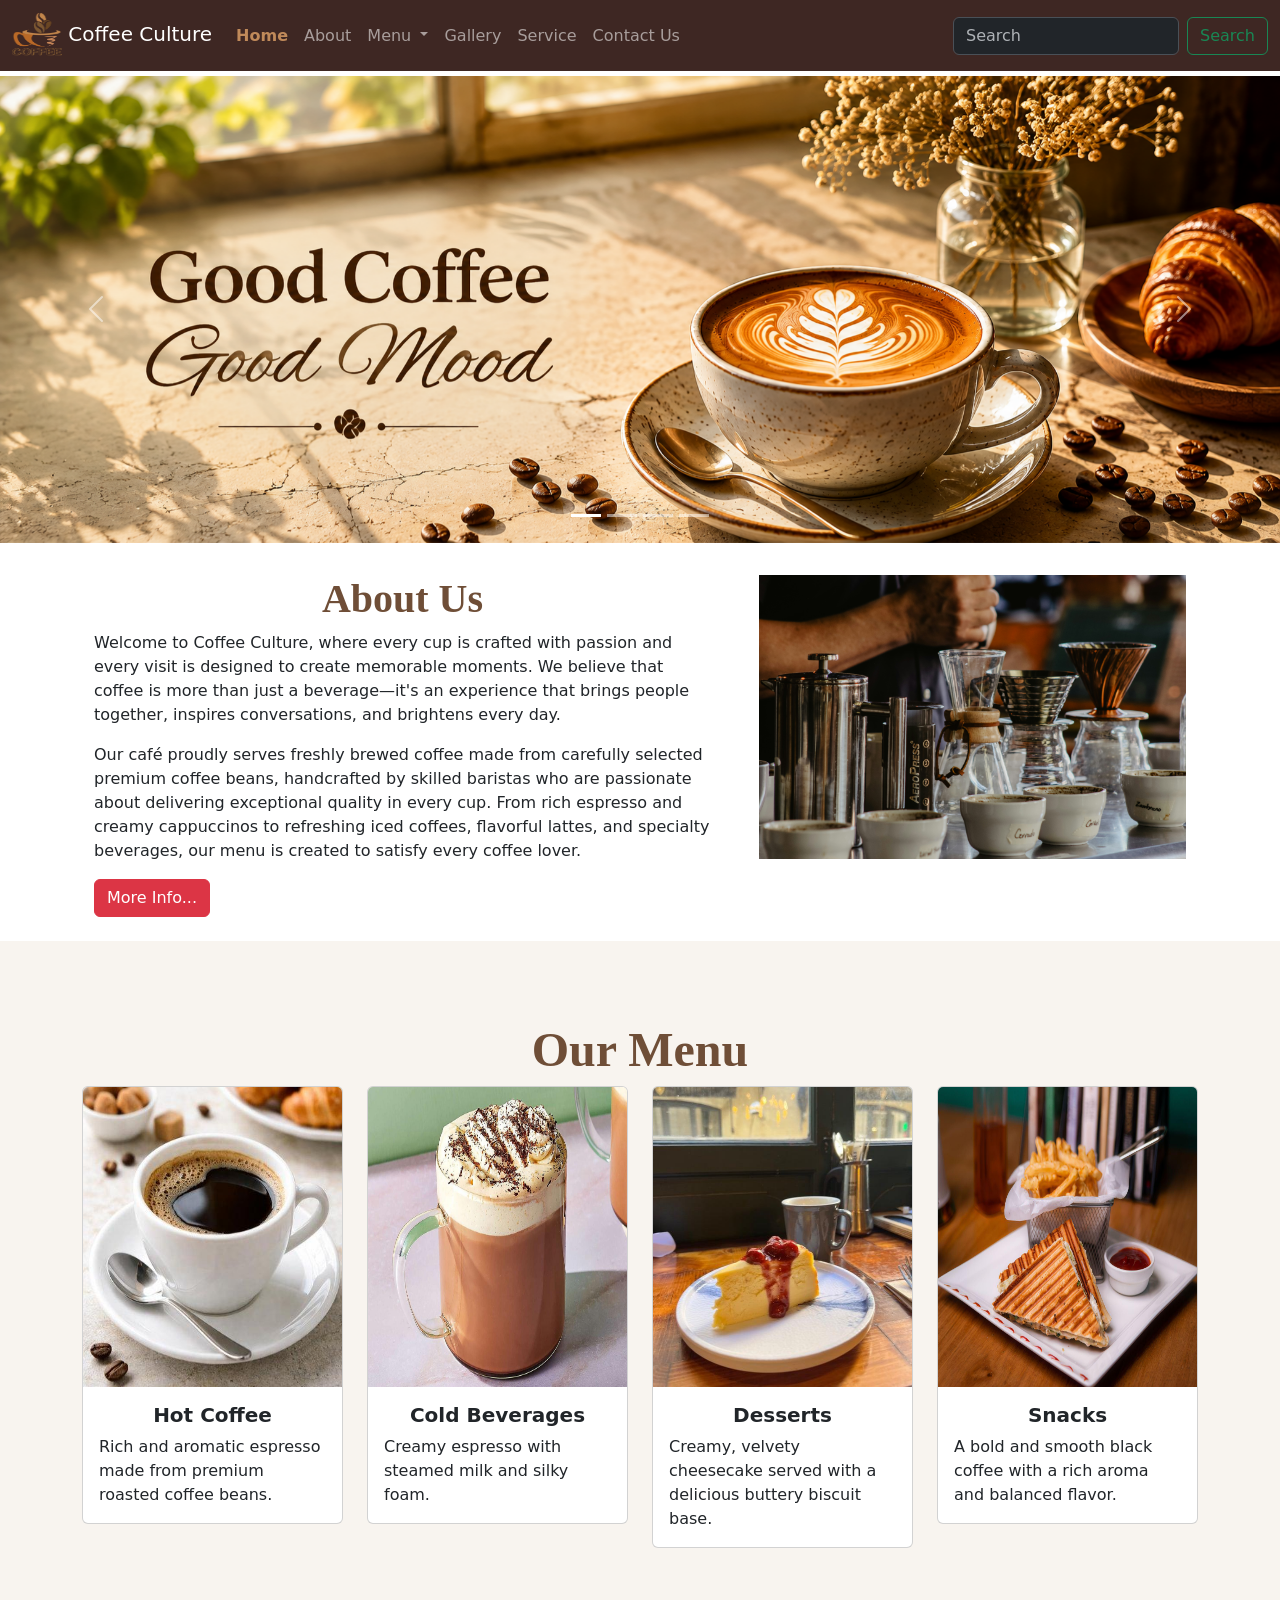
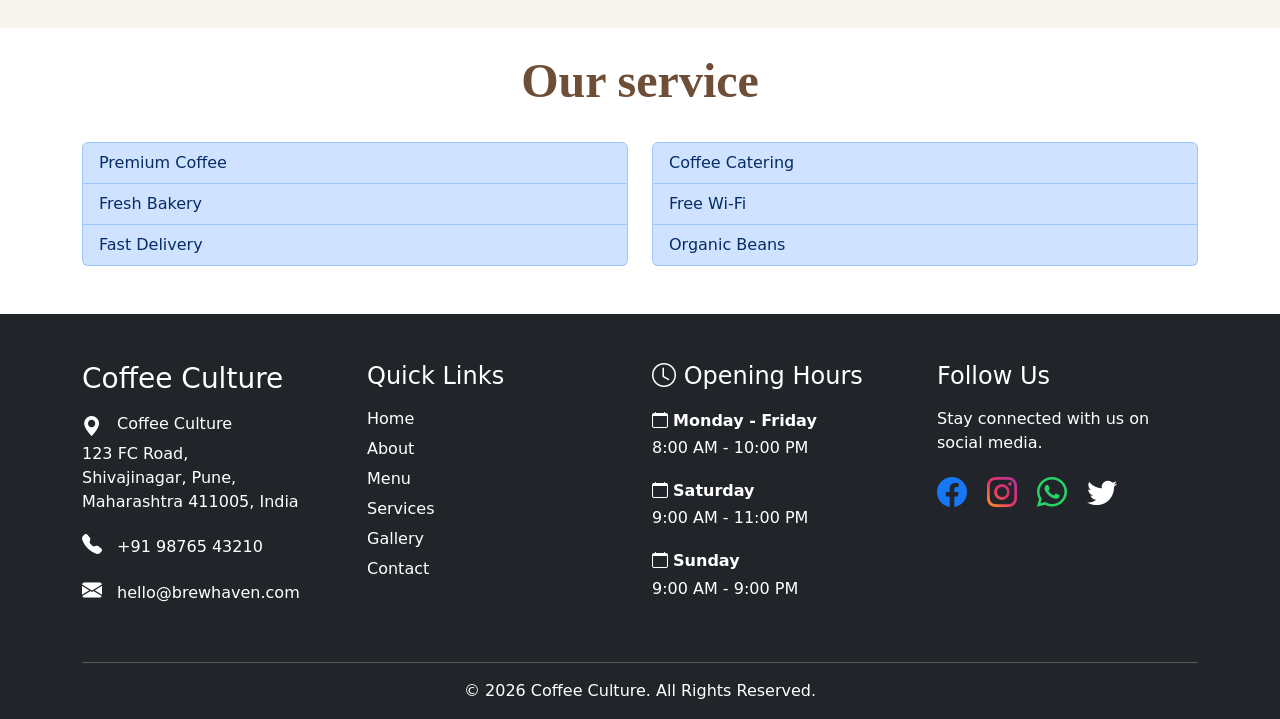
<file: index.html>
<!doctype html>
<html lang="en">
  <head>
    <meta charset="utf-8">
    <meta name="viewport" content="width=device-width, initial-scale=1">
    <title>Bootstrap demo</title>
    <link
      href="https://cdn.jsdelivr.net/npm/bootstrap@5.3.8/dist/css/bootstrap.min.css"
      rel="stylesheet"
      integrity="sha384-sRIl4kxILFvY47J16cr9ZwB07vP4J8+LH7qKQnuqkuIAvNWLzeN8tE5YBujZqJLB"
      crossorigin="anonymous">

      <link rel="stylesheet" href="https://cdn.jsdelivr.net/npm/bootstrap-icons@1.13.1/font/bootstrap-icons.min.css">

      <link rel="stylesheet" href="style.css" type="text/css">
       <link rel="stylesheet"
      href="https://cdn.jsdelivr.net/npm/bootstrap-icons@1.13.1/font/bootstrap-icons.min.css">

       <!-- <style>
        .card:hover{
          background-color: black;
          color: white;
        }
        
        #menu{
    background: #F8F4EF;
    padding:80px 0;
}
.navbar .nav-link.active {
    color: #C08A5A !important;
    font-weight: bold;
}
        
      </style> -->
  </head>
  <body>
    <!-- Header start -->
    <header>
      <nav class="navbar navbar-expand-lg bg-body-tertiary"
        class="navbar bg-dark border-bottom border-body" data-bs-theme="dark">
        <div class="container-fluid">
          <a class="navbar-brand" href="index.html"><img src="image/logo.png"
              alt="Bootstrap" width="50" height="45"> Coffee Culture</a>
          <button class="navbar-toggler" type="button" data-bs-toggle="collapse"
            data-bs-target="#navbarSupportedContent"
            aria-controls="navbarSupportedContent" aria-expanded="false"
            aria-label="Toggle navigation">
            <span class="navbar-toggler-icon"></span>
          </button>
          <div class="collapse navbar-collapse" id="navbarSupportedContent">
            <ul class="navbar-nav me-auto mb-2 mb-lg-0">
              <li class="nav-item">
                <a class="nav-link active "
                  href="index.html">Home</a>
              </li>
              <li class="nav-item">
                <a class="nav-link" aria-current="page"
                  href="about.html">About</a>
              </li>
             
              <li class="nav-item dropdown">
                <a class="nav-link dropdown-toggle" href="menu.html"
                  role="button" data-bs-toggle="dropdown" aria-expanded="false">
                  Menu
                </a>
                <ul class="dropdown-menu">
                  <li><a class="dropdown-item" href="menu.html#hotcoffee">Hot Coffee</a></li>
                  <li><a class="dropdown-item" href="menu.html#coldbeverages">Cold Beverages</a></li>
                  <li><hr class="dropdown-divider"></li>
                  <li><a class="dropdown-item" href="menu.html#desserts">Desserts</a></li>
                  <li><a class="dropdown-item" href="menu.html#snacks">Snacks</a></li>

                </ul>
              </li>
              <li class="nav-item">
                <a class="nav-link " class="nav-link"
                  href="gallery.html">Gallery</a>
              </li>
              <li class="nav-item">
                <a class="nav-link" href="service.html">Service</a>
              </li>
              <li class="nav-item">
                <a class="nav-link " class="nav-link"
                  href="contact.html">Contact Us</a>
              </li>
            </ul>
            <form class="d-flex" role="search">
              <input class="form-control me-2" type="search"
                placeholder="Search" aria-label="Search" />
              <button class="btn btn-outline-success"
                type="submit">Search</button>
            </form>
          </div>
        </div>
      </nav>

      <!-- <h1>This is Home Page</h1> -->

    </header>
    <!-- Header End -->

    <!-- Slider section start -->
    <main>
      <section>
        <div id="carouselExampleIndicators" class="carousel slide" data-bs-ride="carousel">
          <div class="carousel-indicators">
            <button type="button" data-bs-target="#carouselExampleIndicators"
              data-bs-slide-to="0" class="active" aria-current="true"
              aria-label="Slide 1"></button>
            <button type="button" data-bs-target="#carouselExampleIndicators"
              data-bs-slide-to="1" aria-label="Slide 2"></button>
            <button type="button" data-bs-target="#carouselExampleIndicators"
              data-bs-slide-to="2" aria-label="Slide 3"></button>
            <button type="button" data-bs-target="#carouselExampleIndicators"
              data-bs-slide-to="3" aria-label="Slide 4"></button>

          </div>
          <div class="carousel-inner carousel-fade">
            <div class="carousel-item active" data-bs-interval="2500">
              <img src="image/s1.png" class="d-block w-100" alt="...">
            </div>
            <div class="carousel-item" data-bs-interval="2000">
              <img src="image/s2.png" class="d-block w-100" alt="...">
            </div>
            <div class="carousel-item" data-bs-interval="2000">
              <img src="image/s3.png" class="d-block w-100" alt="...">
            </div>
            <div class="carousel-item" data-bs-interval="2000">
              <img src="image/s4.png" class="d-block w-100" alt="...">
            </div>
          </div>
          <button class="carousel-control-prev" type="button"
            data-bs-target="#carouselExampleIndicators" data-bs-slide="prev">
            <span class="carousel-control-prev-icon" aria-hidden="true"></span>
            <span class="visually-hidden">Previous</span>
          </button>
          <button class="carousel-control-next" type="button"
            data-bs-target="#carouselExampleIndicators" data-bs-slide="next">
            <span class="carousel-control-next-icon" aria-hidden="true"></span>
            <span class="visually-hidden">Next</span>
          </button>
        </div>
      </section>
    </main>
    <!-- Slider section end -->

    <!-- About Section End -->
    <section class="mt-2">
      <div class="container">
        <div class="row">
          <div class="col-md-7 p-4">
            <h2>About Us</h2>
            <p>Welcome to Coffee Culture, where every cup is crafted with passion and every visit is designed to create memorable moments. We believe that coffee is more than just a beverage—it's an experience that brings people together, inspires conversations, and brightens every day.</p>
            <p>Our café proudly serves freshly brewed coffee made from carefully selected premium coffee beans, handcrafted by skilled baristas who are passionate about delivering exceptional quality in every cup. From rich espresso and creamy cappuccinos to refreshing iced coffees, flavorful lattes, and specialty beverages, our menu is created to satisfy every coffee lover.</p>
            <a href="about.html">
              <button class="btn btn-danger">More Info...</button>
            </div></a>
          <div class="col-md-5 p-4">
            <img class="img-fluid" src="image/about.jpg" height="500px"
              width="700px" alt>
          </div>
        </div>
      </div>

    </section>
    <!-- About Section End -->

    <!-- Menu Section Start -->

    <section id="menu">
     
      <div class="container" id="background-color">
        <h2 class="text-center fw-bold mb-2">Our Menu</h2>
        <div class="row">
          <div class="col-md-3">
           <div class="card home-card">
              <img src="image/menu1.jpg" class="card-img-top" width="400px" height="300px" alt="...">
              <div class="card-body">
                <h5 class="card-title text-center fw-bold">Hot Coffee</h5>
                <p class="card-text">Rich and aromatic espresso made from premium roasted coffee beans.</p>

              </div>
            </div>
          </div>
          <div class="col-md-3">
           <div class="card home-card">
              <img src="image/menu2.jpg" class="card-img-top" width="400px" height="300px" alt="...">
              <div class="card-body">
                <h5 class="card-title text-center fw-bold">Cold Beverages</h5>
                <p class="card-text">Creamy espresso with steamed milk and silky foam.</p>

              </div>
            </div>
          </div>
          <div class="col-md-3">
           <div class="card home-card">
              <img src="image/menu3.jpg" class="card-img-top" width="400px" height="300px" alt="...">
              <div class="card-body">
                <h5 class="card-title text-center fw-bold">Desserts</h5>
                <p class="card-text"> Creamy, velvety cheesecake served with a delicious buttery biscuit base.</p>

              </div>
            </div>
          </div>
          <div class="col-md-3">
           <div class="card home-card">
              <img src="image/sn1.jpg" class="card-img-top" width="400px" height="300px" alt="...">
              <div class="card-body">
                <h5 class="card-title text-center fw-bold">Snacks</h5>
                <p class="card-text">A bold and smooth black coffee with a rich aroma and balanced flavor.</p>

              </div>
            </div>
          </div>
        </div>
      </div>
    </section>
    <!-- Menu Section End -->

    <!-- Service Section Start -->
    <section class="mt-4">
      <div class="container">
        <div class="row">
          <h1 class="text-center fw-bold mb-2">Our service</h1>
          <div class="col-md-6 mt-4">
            <ul class="list-group">
              <li class="list-group-item list-group-item-primary">Premium Coffee</li>
              <li class="list-group-item list-group-item-primary">Fresh Bakery</li>
              <li class="list-group-item list-group-item-primary">Fast Delivery</li>
              
            </ul>
          </div>
          <div class="col-md-6 mt-4">
            <ul class="list-group">
              <li class="list-group-item list-group-item-primary">Coffee Catering</li>
              <li class="list-group-item list-group-item-primary">Free Wi-Fi</li>
              <li class="list-group-item list-group-item-primary">Organic Beans</li>
             
            </ul>
          </div>
        </div>
      </div>
    </section>
    <!-- Service Section End -->
     <!-- Footer Start -->
      <section>

        <footer class="bg-dark text-white pt-5 pb-3 mt-5">

          <div class="container">

            <!-- Footer Main Row -->
            <div class="row">

              <!-- ================= Coffee Shop Info ================= -->

              <div class="col-lg-3 col-md-6 mb-4">

                <h3>
                  Coffee Culture
                </h3>

                <!-- Address -->
                <p class="mt-3">

                  <i class="bi bi-geo-alt-fill address-icon"></i>

                  <span>
                    Coffee Culture <br>
                    123 FC Road,<br>
                    Shivajinagar, Pune,<br>
                    Maharashtra 411005, India
                  </span>

                </p>

                <!-- Phone -->
                <p>

                  <i class="bi bi-telephone-fill phone-icon"></i>

                  <a href="tel:+919876543210"
                    class="contact-link">

                    +91 98765 43210

                  </a>

                </p>

                <!-- Email -->
                <p>

                  <i class="bi bi-envelope-fill email-icon"></i>

                  <a href="mailto:hello@brewhaven.com"
                    class="contact-link">

                    hello@brewhaven.com

                  </a>

                </p>

              </div>

              <!-- ================= Quick Links ================= -->

              <div class="col-lg-3 col-md-6 mb-4">

                <h4>
                  Quick Links
                </h4>

                <ul class="list-unstyled mt-3 footer-links">

                  <li>
                    <a href="index.html">
                      Home
                    </a>
                  </li>

                  <li>
                    <a href="about.html">
                      About
                    </a>
                  </li>

                  <li>
                    <a href="menu.html">
                      Menu
                    </a>
                  </li>

                  <li>
                    <a href="service.html">
                      Services
                    </a>
                  </li>

                  <li>
                    <a href="gallery.html">
                      Gallery
                    </a>
                  </li>

                  <li>
                    <a href="contact.html">
                      Contact
                    </a>
                  </li>

                </ul>

              </div>

              <!-- ================= Opening Hours ================= -->

              <div class="col-lg-3 col-md-6 mb-4">

                <h4>
                  <i class="bi bi-clock"></i>
                  Opening Hours
                </h4>

                <ul class="list-unstyled mt-3 opening-hours">

                  <li>
                    <i class="bi bi-calendar"></i>
                    <strong>
                      Monday - Friday
                    </strong>

                    <br>

                    8:00 AM - 10:00 PM
                  </li>

                  <li class="mt-3">
                    <i class="bi bi-calendar"></i>
                    <strong>
                      Saturday
                    </strong>

                    <br>

                    9:00 AM - 11:00 PM

                  </li>

                  <li class="mt-3">
                    <i class="bi bi-calendar"></i>
                    <strong>
                      Sunday
                    </strong>

                    <br>

                    9:00 AM - 9:00 PM

                  </li>

                </ul>

              </div>

              <!-- ================= Follow Us ================= -->

              <div class="col-lg-3 col-md-6 mb-4">

                <h4>
                  Follow Us
                </h4>

                <p class="mt-3">
                  Stay connected with us on social media.
                </p>

                <!-- Social Icons -->

                <ul class="list-unstyled mt-3 social-icons">

                  <!-- Facebook -->
                  <li>

                    <a href="https://www.facebook.com/"
                      target="_blank"
                      aria-label="Facebook">

                      <i class="bi bi-facebook"></i>

                    </a>

                  </li>

                  <!-- Instagram -->
                  <li>

                    <a href="https://www.instagram.com/"
                      target="_blank"
                      aria-label="Instagram">

                      <i class="bi bi-instagram"></i>

                    </a>

                  </li>

                  <!-- WhatsApp -->
                  <li>

                    <a href="https://www.whatsapp.com/"
                      target="_blank"
                      aria-label="WhatsApp">

                      <i class="bi bi-whatsapp"></i>

                    </a>

                  </li>

                  <!-- Twitter / X -->
                  <li>

                    <a href="https://x.com/"
                      target="_blank"
                      aria-label="Twitter">

                      <i class="bi bi-twitter"></i>

                    </a>

                  </li>

                </ul>

              </div>

            </div>

            <!-- ================= Horizontal Line ================= -->

            <hr class="border-light">

            <!-- ================= Copyright ================= -->

            <div class="text-center">

              <p class="mb-0">
                © 2026 Coffee Culture. All Rights Reserved.
              </p>

            </div>

          </div>

        </footer>

      </section>

      
      <!-- Footer End -->

    <script
      src="https://cdn.jsdelivr.net/npm/bootstrap@5.3.8/dist/js/bootstrap.bundle.min.js"
      integrity="sha384-FKyoEForCGlyvwx9Hj09JcYn3nv7wiPVlz7YYwJrWVcXK/BmnVDxM+D2scQbITxI"
      crossorigin="anonymous"></script>
  </body>
</html>
</file>
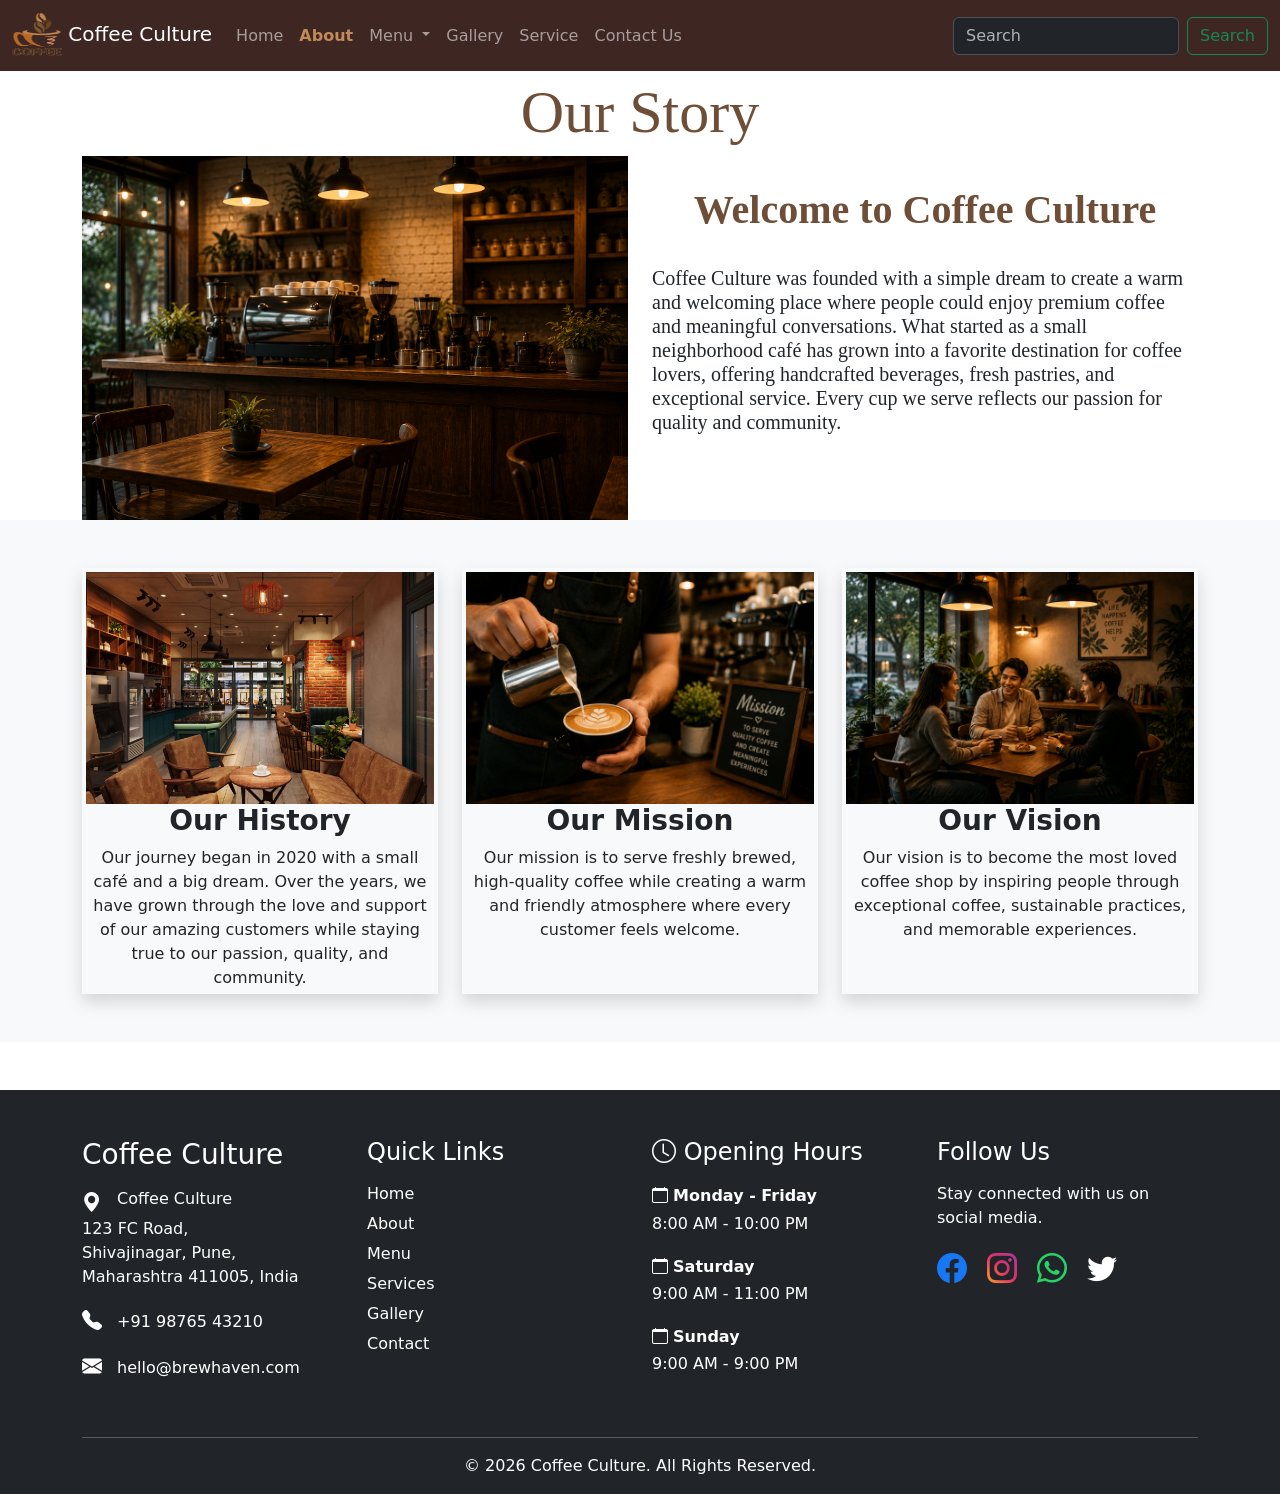
<file: about.html>
<!doctype html>
<html lang="en">
  <head>
    <meta charset="utf-8">
    <meta name="viewport" content="width=device-width, initial-scale=1">
    <title>Bootstrap demo</title>
    <link
      href="https://cdn.jsdelivr.net/npm/bootstrap@5.3.8/dist/css/bootstrap.min.css"
      rel="stylesheet"
      integrity="sha384-sRIl4kxILFvY47J16cr9ZwB07vP4J8+LH7qKQnuqkuIAvNWLzeN8tE5YBujZqJLB"
      crossorigin="anonymous">

       <link rel="stylesheet" href="style.css" type="text/css">
        <link rel="stylesheet"
      href="https://cdn.jsdelivr.net/npm/bootstrap-icons@1.13.1/font/bootstrap-icons.min.css">

      <!-- <style>
        .navbar .nav-link.active {
    color: #C08A5A !important;
    font-weight: bold;
}
      </style> -->
  </head>
  <body>
    <!-- Header start -->
    <header>
      <nav class="navbar navbar-expand-lg bg-body-tertiary"
        class="navbar bg-dark border-bottom border-body" data-bs-theme="dark">
        <div class="container-fluid">
          <a class="navbar-brand" href="index.html"><img src="image/logo.png"
              alt="Bootstrap" width="50" height="45"> Coffee Culture</a>
          <button class="navbar-toggler" type="button" data-bs-toggle="collapse"
            data-bs-target="#navbarSupportedContent"
            aria-controls="navbarSupportedContent" aria-expanded="false"
            aria-label="Toggle navigation">
            <span class="navbar-toggler-icon"></span>
          </button>
          <div class="collapse navbar-collapse" id="navbarSupportedContent">
            <ul class="navbar-nav me-auto mb-2 mb-lg-0">
              <li class="nav-item">
                <a class="nav-link "
                  href="index.html">Home</a>
              </li>
              <li class="nav-item ">
                <a class="nav-link active" aria-current="page"
                  href="about.html">About</a>
              </li>
             
              <li class="nav-item dropdown">
                <a class="nav-link dropdown-toggle" href="menu.html"
                  role="button" data-bs-toggle="dropdown" aria-expanded="false">
                  Menu
                </a>
                <ul class="dropdown-menu">
                  <li><a class="dropdown-item" href="menu.html#hotcoffee">Hot Coffee</a></li>
                  <li><a class="dropdown-item" href="menu.html#coldbeverages">Cold Beverages</a></li>
                  <li><hr class="dropdown-divider"></li>
                  <li><a class="dropdown-item" href="menu.html#desserts">Desserts</a></li>
                  <li><a class="dropdown-item" href="menu.html#snacks">Snacks</a></li>

                </ul>
              </li>
              <li class="nav-item">
                <a class="nav-link " class="nav-link"
                  href="gallery.html">Gallery</a>
              </li>
              <li class="nav-item">
                <a class="nav-link" href="service.html">Service</a>
              </li>
              <li class="nav-item">
                <a class="nav-link " class="nav-link"
                  href="contact.html">Contact Us</a>
              </li>
            </ul>
            <form class="d-flex" role="search">
              <input class="form-control me-2" type="search"
                placeholder="Search" aria-label="Search" />
              <button class="btn btn-outline-success"
                type="submit">Search</button>
            </form>
          </div>
        </div>
      </nav>

    </header>
    <!-- Header End -->

    <section>
      <h1
        style=" color:#6F4E37; text-align: center; font-family: 'Brush Script MT', 'Segoe Script', cursive; font-size: 60px;">
        Our Story
      </h1>
    </section>

    <section>
      <div class="container">
        <div class="row">
          <div class="col-md-6">
            <img class="img-fluid" src="image/about1.png" alt="">
          </div>
          <div class="col-md-6">
            <h2 style="   
        font-size: 40px;
       font-family: 'Brush Script MT', 'Segoe Script', cursive;
        text-align: center;
        color: #6F4E37;
        font-weight: bold;
        padding-top: 30px;
        ">Welcome to Coffee Culture</h2>
            <br>
            <h3 style="font-family:'Playfair Display', serif; font-size: 20px;">Coffee Culture was founded with a simple dream to create a warm and welcoming place where people could enjoy premium coffee and meaningful conversations. What started as a small neighborhood café has grown into a favorite destination for coffee lovers, offering handcrafted beverages, fresh pastries, and exceptional service. Every cup we serve reflects our passion for quality and community.</h3>
          </div>
        </div>
      </div>
    </section>

    <!-- History Mission Vision Start -->
<section class="py-5 bg-light">
    <div class="container">

        <div class="row g-4">

            <!-- History -->
            <div class="col-lg-4 col-md-6">
                <div class="about-card h-100 shadow border-0">

                    <img src="image/vision.jpg" class="card-img-top" alt="History">

                    <div class="card-body text-center">
                        <h3 class="fw-bold text-brown"> Our History</h3>

                        <p class="card-text">
                            Our journey began in 2020 with a small café and a big dream.
                            Over the years, we have grown through the love and support
                            of our amazing customers while staying true to our passion,
                            quality, and community.
                        </p>
                    </div>

                </div>
            </div>

            <!-- Mission -->
            <div class="col-lg-4 col-md-6">
                <div class="about-card h-100 shadow border-0">

                    <img src="image/mission1.png" class="card-img-top" alt="Mission">

                    <div class="card-body text-center">
                        <h3 class="fw-bold text-brown">Our Mission</h3>

                        <p class="card-text">
                            Our mission is to serve freshly brewed, high-quality coffee
                            while creating a warm and friendly atmosphere where every
                            customer feels welcome.
                        </p>
                    </div>

                </div>
            </div>

            <!-- Vision -->
            <div class="col-lg-4 col-md-6">
                <div class="about-card h-100 shadow border-0">

                    <img src="image/vision1.png" class="card-img-top" alt="Vision">

                    <div class="card-body text-center">
                        <h3 class="fw-bold text-brown"> Our Vision</h3>

                        <p class="card-text">
                            Our vision is to become the most loved coffee shop by
                            inspiring people through exceptional coffee, sustainable
                            practices, and memorable experiences.
                        </p>
                    </div>

                </div>
            </div>

        </div>

    </div>
</section>
<!-- History Mission Vision End -->

 <!-- Footer Start -->
       <section>
        <style>
          .coffee-footer {
    background-color: #3E2723 !important;
}
        </style>

        <footer class="text-white pt-5 pb-3 mt-5">

          <div class="container">

            <!-- Footer Main Row -->
            <div class="row">

              <!-- ================= Coffee Shop Info ================= -->

              <div class="col-lg-3 col-md-6 mb-4">

                <h3>
                  Coffee Culture
                </h3>

                <!-- Address -->
                <p class="mt-3">

                  <i class="bi bi-geo-alt-fill address-icon"></i>
                  <span>
                  Coffee Culture <br>
                    123 FC Road,<br>
                    Shivajinagar, Pune,<br>
                    Maharashtra 411005, India
                  </span>

                </p>

                <!-- Phone -->
                <p>

                  <i class="bi bi-telephone-fill phone-icon"></i>

                  <a href="tel:+919876543210"
                    class="contact-link">

                    +91 98765 43210

                  </a>

                </p>

                <!-- Email -->
                <p>

                  <i class="bi bi-envelope-fill email-icon"></i>

                  <a href="mailto:hello@brewhaven.com"
                    class="contact-link">

                    hello@brewhaven.com

                  </a>

                </p>

              </div>

              <!-- ================= Quick Links ================= -->

              <div class="col-lg-3 col-md-6 mb-4">

                <h4>
                  Quick Links
                </h4>

                <ul class="list-unstyled mt-3 footer-links">

                  <li>
                    <a href="index.html">
                      Home
                    </a>
                  </li>

                  <li>
                    <a href="about.html">
                      About
                    </a>
                  </li>

                  <li>
                    <a href="menu.html">
                      Menu
                    </a>
                  </li>

                  <li>
                    <a href="service.html">
                      Services
                    </a>
                  </li>

                  <li>
                    <a href="gallery.html">
                      Gallery
                    </a>
                  </li>

                  <li>
                    <a href="contact.html">
                      Contact
                    </a>
                  </li>

                </ul>

              </div>

              <!-- ================= Opening Hours ================= -->

              <div class="col-lg-3 col-md-6 mb-4">

                <h4>
                  <i class="bi bi-clock"></i>
                  Opening Hours
                </h4>

                <ul class="list-unstyled mt-3 opening-hours">

                  <li>
                    <i class="bi bi-calendar"></i>
                    <strong>
                      Monday - Friday
                    </strong>

                    <br>

                    8:00 AM - 10:00 PM
                  </li>

                  <li class="mt-3">
                    <i class="bi bi-calendar"></i>
                    <strong>
                      Saturday
                    </strong>

                    <br>

                    9:00 AM - 11:00 PM

                  </li>

                  <li class="mt-3">
                    <i class="bi bi-calendar"></i>
                    <strong>
                      Sunday
                    </strong>

                    <br>

                    9:00 AM - 9:00 PM

                  </li>

                </ul>

              </div>

              <!-- ================= Follow Us ================= -->

              <div class="col-lg-3 col-md-6 mb-4">

                <h4>
                  Follow Us
                </h4>

                <p class="mt-3">
                  Stay connected with us on social media.
                </p>

                <!-- Social Icons -->

                <ul class="list-unstyled mt-3 social-icons">

                  <!-- Facebook -->
                  <li>

                    <a href="https://www.facebook.com/"
                      target="_blank"
                      aria-label="Facebook">

                      <i class="bi bi-facebook"></i>

                    </a>

                  </li>

                  <!-- Instagram -->
                  <li>

                    <a href="https://www.instagram.com/"
                      target="_blank"
                      aria-label="Instagram">

                      <i class="bi bi-instagram"></i>

                    </a>

                  </li>

                  <!-- WhatsApp -->
                  <li>

                    <a href="https://www.whatsapp.com/"
                      target="_blank"
                      aria-label="WhatsApp">

                      <i class="bi bi-whatsapp"></i>

                    </a>

                  </li>

                  <!-- Twitter / X -->
                  <li>

                    <a href="https://x.com/"
                      target="_blank"
                      aria-label="Twitter">

                      <i class="bi bi-twitter"></i>

                    </a>

                  </li>

                </ul>

              </div>

            </div>

            <!-- ================= Horizontal Line ================= -->

            <hr class="border-light">

            <!-- ================= Copyright ================= -->

            <div class="text-center">

              <p class="mb-0">
                © 2026 Coffee Culture. All Rights Reserved.
              </p>

            </div>

          </div>

        </footer>

      </section>

      
      <!-- Footer End -->



    <script
      src="https://cdn.jsdelivr.net/npm/bootstrap@5.3.8/dist/js/bootstrap.bundle.min.js"
      integrity="sha384-FKyoEForCGlyvwx9Hj09JcYn3nv7wiPVlz7YYwJrWVcXK/BmnVDxM+D2scQbITxI"
      crossorigin="anonymous"></script>
  </body>
</html>
</file>
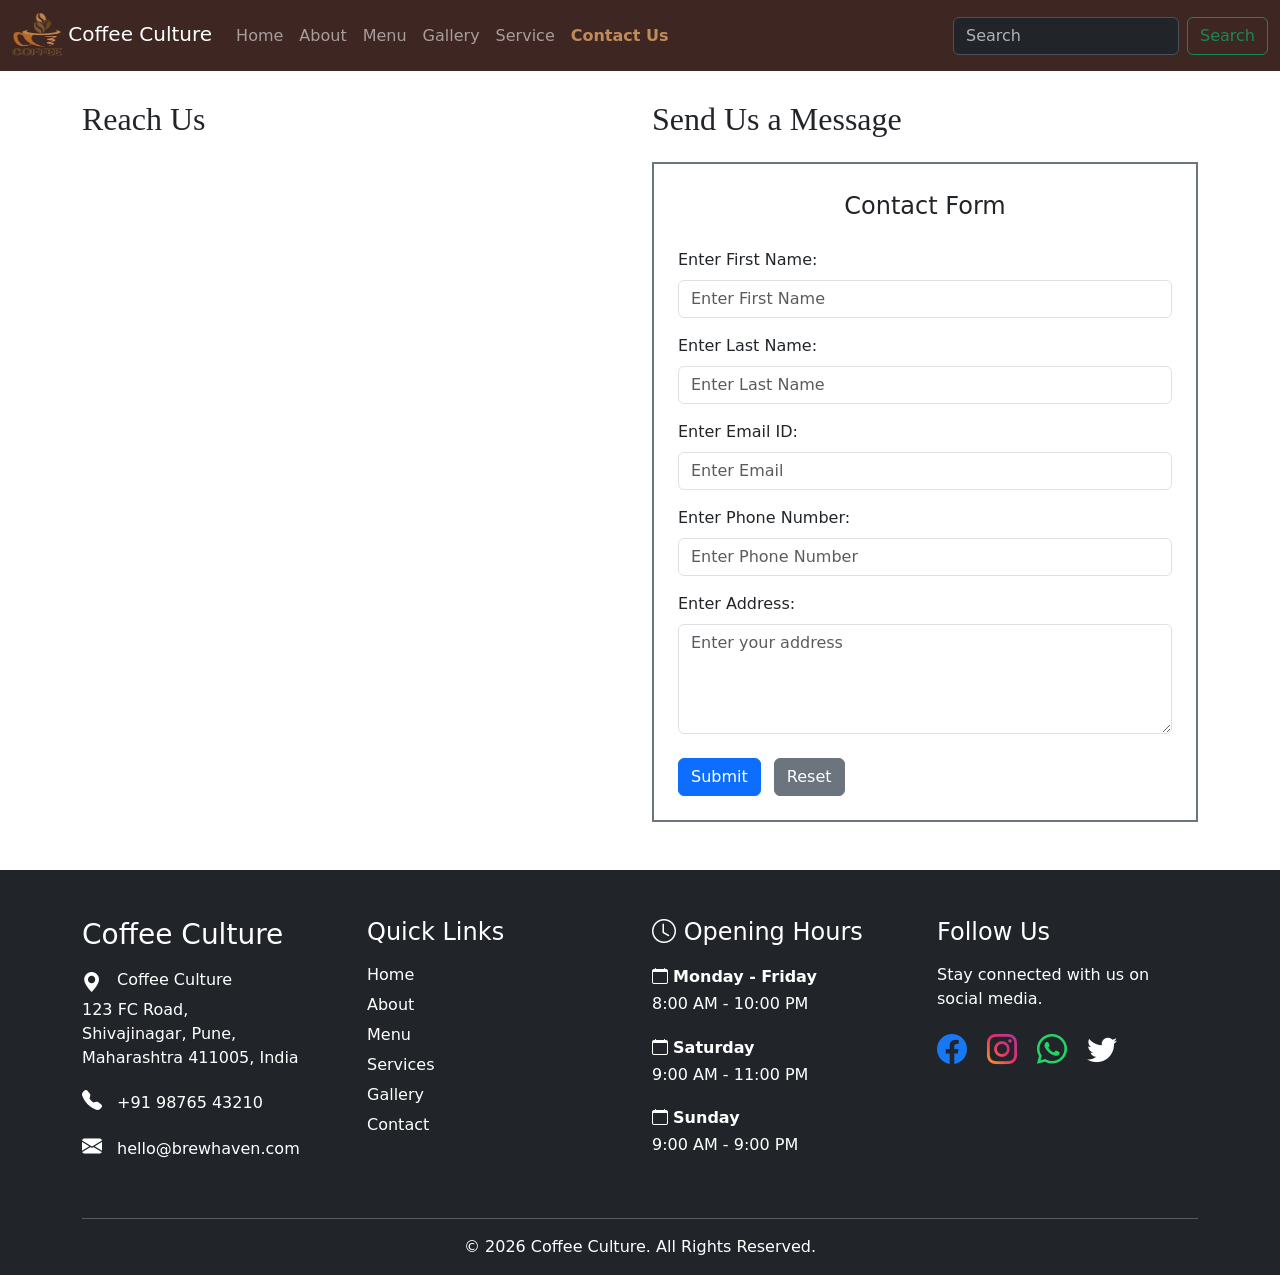
<file: contact.html>
<!doctype html>
<html lang="en">
  <head>
    <meta charset="utf-8">
    <meta name="viewport" content="width=device-width, initial-scale=1">
    <title>Bootstrap demo</title>
    <link
      href="https://cdn.jsdelivr.net/npm/bootstrap@5.3.8/dist/css/bootstrap.min.css"
      rel="stylesheet"
      integrity="sha384-sRIl4kxILFvY47J16cr9ZwB07vP4J8+LH7qKQnuqkuIAvNWLzeN8tE5YBujZqJLB"
      crossorigin="anonymous">

    <link rel="stylesheet"
      href="https://cdn.jsdelivr.net/npm/bootstrap-icons@1.13.1/font/bootstrap-icons.min.css">

    <link rel="stylesheet" href="style.css" type="text/css">
    <!-- <style>
        .navbar .nav-link.active {
    color: #C08A5A !important;
    font-weight: bold;
}
      </style> -->
  </head>
  <body>
    <!-- Header start -->
    <header>
      <nav class="navbar navbar-expand-lg bg-body-tertiary"
        class="navbar bg-dark border-bottom border-body" data-bs-theme="dark">
        <div class="container-fluid">
          <a class="navbar-brand" href="index.html"><img src="image/logo.png"
              alt="Bootstrap" width="50" height="45"> Coffee Culture</a>
          <button class="navbar-toggler" type="button" data-bs-toggle="collapse"
            data-bs-target="#navbarSupportedContent"
            aria-controls="navbarSupportedContent" aria-expanded="false"
            aria-label="Toggle navigation">
            <span class="navbar-toggler-icon"></span>
          </button>
          <div class="collapse navbar-collapse" id="navbarSupportedContent">
            <ul class="navbar-nav me-auto mb-2 mb-lg-0">
              <li class="nav-item">
                <a class="nav-link "
                  href="index.html">Home</a>
              </li>
              <li class="nav-item">
                <a class="nav-link" aria-current="page"
                  href="about.html">About</a>
              </li>
              <!-- <li class="nav-item">
                <a class="nav-link" aria-current="page"
                  href="menu.html">Menu</a>
              </li> -->
              <li class="nav-item dropdown">
                <a class="nav-link " class="nav-link dropdown-toggle"
                  href="menu.html"
                  role="button" data-bs-toggle="dropdown" aria-expanded="false">
                  Menu
                </a>
                <ul class="dropdown-menu">
                  <li><a class="dropdown-item" href="menu.html"> Hot
                      Coffee</a></li>
                  <li><a class="dropdown-item" href="menu.html">Cold
                      Coffee</a></li>
                  <li><hr class="dropdown-divider"></li>
                  <li><a class="dropdown-item"
                      href="menu.html">Milkshakes</a></li>
                  <li><a class="dropdown-item"
                      href="menu.html">Desserts</a></li>
                  <li><a class="dropdown-item" href="menu.html">Snacks</a></li>

                </ul>
              </li>
              <li class="nav-item">
                <a class="nav-link" class="nav-link"
                  href="gallery.html">Gallery</a>
              </li>
              <li class="nav-item">
                <a class="nav-link" href="about.html">Service</a>
              </li>
              <li class="nav-item">
                <a class="nav-link active" class="nav-link"
                  href="contact.html">Contact Us</a>
              </li>
            </ul>
            <form class="d-flex" role="search">
              <input class="form-control me-2" type="search"
                placeholder="Search" aria-label="Search" />
              <button class="btn btn-outline-success"
                type="submit">Search</button>
            </form>
          </div>
        </div>
      </nav>

      <!-- Start contact Section -->
      <main>
        <section>
          <!-- Map Section -->
          <div class="container">
            <div class="row">
              <div class="col-md-6">
                <h2 class="mb-4 mt-4"
                  style="font-family: 'Brush Script MT', 'Segoe Script', cursive;">
                  Reach Us
                </h2>
                <br>
                <iframe
                  src="https://www.google.com/maps/embed?pb=!1m18!1m12!1m3!1d30245.640759084912!2d73.76535287431645!3d18.6323296!2m3!1f0!2f0!3f0!3m2!1i1024!2i768!4f13.1!3m3!1m2!1s0x3bc2b84efccfb5eb%3A0xe1c0c3757fd9f18!2sCAFE%2018%20%26%20RS%20CHALTA%20BOLTA%20CHAHA!5e0!3m2!1sen!2sin!4v1785917088885!5m2!1sen!2sin"
                  width="100%" height="450" style="border:0;" allowfullscreen
                  loading="lazy"
                  referrerpolicy="strict-origin-when-cross-origin"></iframe>
              </div>

              <!-- Contact Form Section -->
              <div class="col-md-6">
                <h2 class="mb-4 mt-4"
                  style="font-family: 'Brush Script MT', 'Segoe Script', cursive;">
                  Send Us a Message
                </h2>
                <form>

                  <fieldset class="border border-2 border-secondary p-4">
                    <legend class="mb-4 text-center">Contact Form</legend>

                    <!-- First Name -->
                    <div class="mb-3">
                      <label for="firstName" class="form-label">
                        Enter First Name:
                      </label>
                      <input
                        type="text"
                        id="firstName"
                        name="firstName"
                        class="form-control"
                        placeholder="Enter First Name"
                        required>
                    </div>

                    <!-- Last Name -->
                    <div class="mb-3">
                      <label for="lastName" class="form-label">
                        Enter Last Name:
                      </label>
                      <input
                        type="text"
                        id="lastName"
                        name="lastName"
                        class="form-control"
                        placeholder="Enter Last Name"
                        required>
                    </div>

                    <!-- Email -->
                    <div class="mb-3">
                      <label for="email" class="form-label">
                        Enter Email ID:
                      </label>
                      <input
                        type="email"
                        id="email"
                        name="email"
                        class="form-control"
                        placeholder="Enter Email"
                        required>
                    </div>

                    <!-- Phone Number -->
                    <div class="mb-3">
                      <label for="phone" class="form-label">
                        Enter Phone Number:
                      </label>
                      <input
                        type="tel"
                        id="phone"
                        name="phone"
                        class="form-control"
                        placeholder="Enter Phone Number"
                        required>
                    </div>

                    <!-- Address -->
                    <div class="mb-3">
                      <label for="address" class="form-label">
                        Enter Address:
                      </label>

                      <textarea
                        id="address"
                        name="address"
                        class="form-control"
                        placeholder="Enter your address"
                        rows="4"
                        required></textarea>
                    </div>

                    <!-- Buttons -->
                    <div class="mt-4">
                      <button type="submit" class="btn btn-primary me-2">
                        Submit
                      </button>

                      <button type="reset" class="btn btn-secondary">
                        Reset
                      </button>
                    </div>

                  </fieldset>

                </form>
              </div>
            </div>
          </div>
        </section>
      </main>
      <!-- Footer Start -->
      <!-- ================= FOOTER ================= -->

      <section>

        <footer class="bg-dark text-white pt-5 pb-3 mt-5">

          <div class="container">

            <!-- Footer Main Row -->
            <div class="row">

              <!-- ================= Coffee Shop Info ================= -->

              <div class="col-lg-3 col-md-6 mb-4">

                <h3>
                  Coffee Culture
                </h3>

                <!-- Address -->
                <p class="mt-3">

                  <i class="bi bi-geo-alt-fill address-icon"></i>

                  <span>
                    Coffee Culture <br>
                    123 FC Road,<br>
                    Shivajinagar, Pune,<br>
                    Maharashtra 411005, India
                  </span>

                </p>

                <!-- Phone -->
                <p>

                  <i class="bi bi-telephone-fill phone-icon"></i>

                  <a href="tel:+919876543210"
                    class="contact-link">

                    +91 98765 43210

                  </a>

                </p>

                <!-- Email -->
                <p>

                  <i class="bi bi-envelope-fill email-icon"></i>

                  <a href="mailto:hello@brewhaven.com"
                    class="contact-link">

                    hello@brewhaven.com

                  </a>

                </p>

              </div>

              <!-- ================= Quick Links ================= -->

              <div class="col-lg-3 col-md-6 mb-4">

                <h4>
                  Quick Links
                </h4>

                <ul class="list-unstyled mt-3 footer-links">

                  <li>
                    <a href="index.html">
                      Home
                    </a>
                  </li>

                  <li>
                    <a href="about.html">
                      About
                    </a>
                  </li>

                  <li>
                    <a href="menu.html">
                      Menu
                    </a>
                  </li>

                  <li>
                    <a href="service.html">
                      Services
                    </a>
                  </li>

                  <li>
                    <a href="gallery.html">
                      Gallery
                    </a>
                  </li>

                  <li>
                    <a href="contact.html">
                      Contact
                    </a>
                  </li>

                </ul>

              </div>

              <!-- ================= Opening Hours ================= -->

              <div class="col-lg-3 col-md-6 mb-4">

                <h4>
                  <i class="bi bi-clock"></i>
                  Opening Hours
                </h4>

                <ul class="list-unstyled mt-3 opening-hours">

                  <li>
                    <i class="bi bi-calendar"></i>
                    <strong>
                      Monday - Friday
                    </strong>

                    <br>

                    8:00 AM - 10:00 PM
                  </li>

                  <li class="mt-3">
                    <i class="bi bi-calendar"></i>
                    <strong>
                      Saturday
                    </strong>

                    <br>

                    9:00 AM - 11:00 PM

                  </li>

                  <li class="mt-3">
                    <i class="bi bi-calendar"></i>
                    <strong>
                      Sunday
                    </strong>

                    <br>

                    9:00 AM - 9:00 PM

                  </li>

                </ul>

              </div>

              <!-- ================= Follow Us ================= -->

              <div class="col-lg-3 col-md-6 mb-4">

                <h4>
                  Follow Us
                </h4>

                <p class="mt-3">
                  Stay connected with us on social media.
                </p>

                <!-- Social Icons -->

                <ul class="list-unstyled mt-3 social-icons">

                  <!-- Facebook -->
                  <li>

                    <a href="https://www.facebook.com/"
                      target="_blank"
                      aria-label="Facebook">

                      <i class="bi bi-facebook"></i>

                    </a>

                  </li>

                  <!-- Instagram -->
                  <li>

                    <a href="https://www.instagram.com/"
                      target="_blank"
                      aria-label="Instagram">

                      <i class="bi bi-instagram"></i>

                    </a>

                  </li>

                  <!-- WhatsApp -->
                  <li>

                    <a href="https://www.whatsapp.com/"
                      target="_blank"
                      aria-label="WhatsApp">

                      <i class="bi bi-whatsapp"></i>

                    </a>

                  </li>

                  <!-- Twitter / X -->
                  <li>

                    <a href="https://x.com/"
                      target="_blank"
                      aria-label="Twitter">

                      <i class="bi bi-twitter"></i>

                    </a>

                  </li>

                </ul>

              </div>

            </div>

            <!-- ================= Horizontal Line ================= -->

            <hr class="border-light">

            <!-- ================= Copyright ================= -->

            <div class="text-center">

              <p class="mb-0">
                © 2026 Coffee Culture. All Rights Reserved.
              </p>

            </div>

          </div>

        </footer>

      </section>

      

      
      <!-- Footer End -->

      <script
        src="https://cdn.jsdelivr.net/npm/bootstrap@5.3.8/dist/js/bootstrap.bundle.min.js"
        integrity="sha384-FKyoEForCGlyvwx9Hj09JcYn3nv7wiPVlz7YYwJrWVcXK/BmnVDxM+D2scQbITxI"
        crossorigin="anonymous"></script>
    </body>
  </html>
</file>
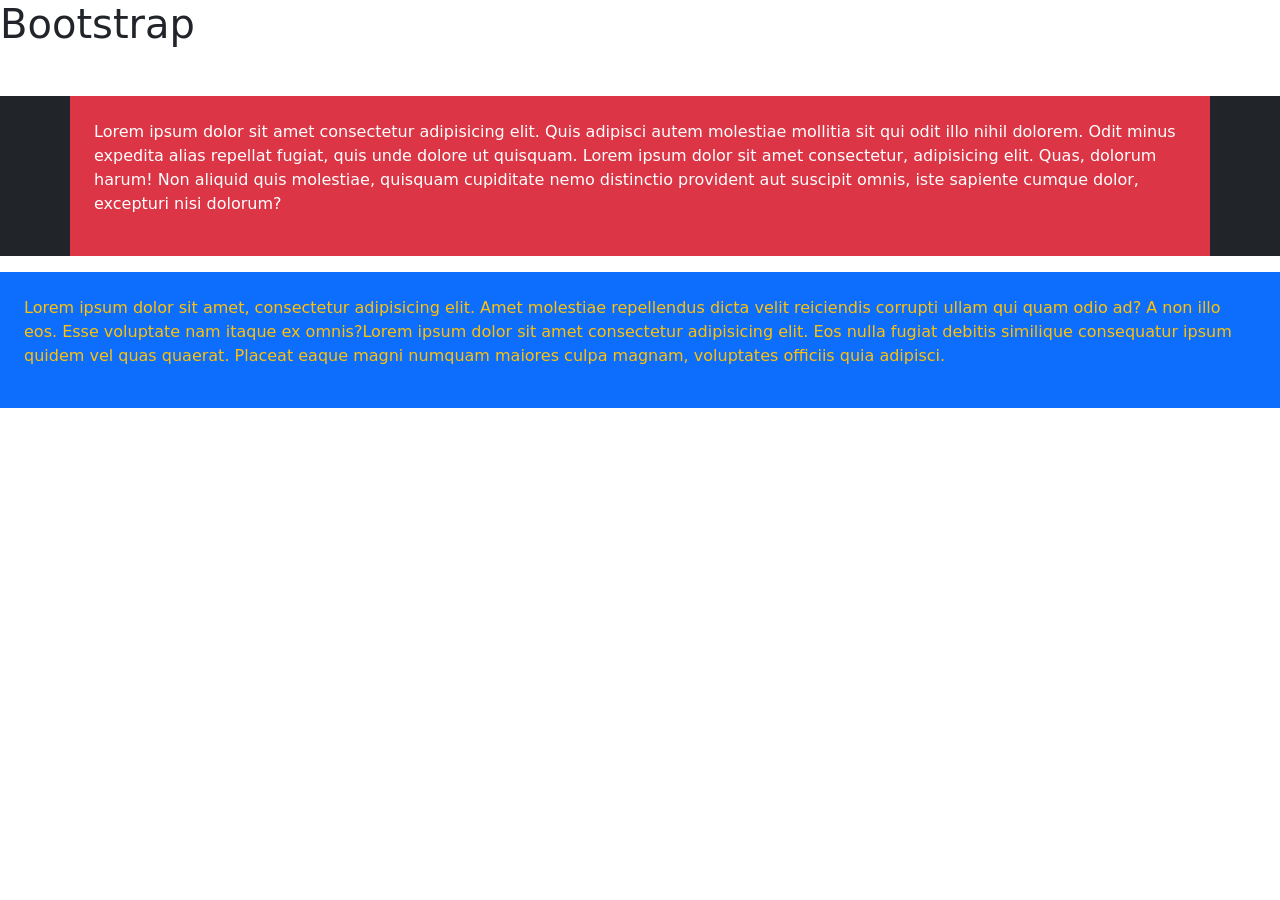
<file: container.html>
<!DOCTYPE html>
<html lang="en">
<head>
    <meta charset="UTF-8">
    <meta name="viewport" content="width=device-width, initial-scale=1.0">
    <title>bootstrap DEmo</title>
     <link href="https://cdn.jsdelivr.net/npm/bootstrap@5.3.8/dist/css/bootstrap.min.css" rel="stylesheet" integrity="sha384-sRIl4kxILFvY47J16cr9ZwB07vP4J8+LH7qKQnuqkuIAvNWLzeN8tE5YBujZqJLB" crossorigin="anonymous">
</head>
<body>
         <h1>Bootstrap</h1>
        <script src="https://cdn.jsdelivr.net/npm/bootstrap@5.3.8/dist/js/bootstrap.bundle.min.js" integrity="sha384-FKyoEForCGlyvwx9Hj09JcYn3nv7wiPVlz7YYwJrWVcXK/BmnVDxM+D2scQbITxI" crossorigin="anonymous"></script>

        <!-- Container Example -->
         <section class="mt-5 bg-dark">
            <div class="container bg-danger text-white p-4">
                <p>Lorem ipsum dolor sit amet consectetur adipisicing elit. Quis adipisci autem molestiae mollitia sit qui odit illo nihil dolorem. Odit minus expedita alias repellat fugiat, quis unde dolore ut quisquam. Lorem ipsum dolor sit amet consectetur, adipisicing elit. Quas, dolorum harum! Non aliquid quis molestiae, quisquam cupiditate nemo distinctio provident aut suscipit omnis, iste sapiente cumque dolor, excepturi nisi dolorum?</p>
            </div>
         </section>

         <!-- Containe-Fluid Example -->
         <section class="mt-3 bg-primary">
            <div class="container-fluid text-warning p-4">
                <p>Lorem ipsum dolor sit amet, consectetur adipisicing elit. Amet molestiae repellendus dicta velit reiciendis corrupti ullam qui quam odio ad? A non illo eos. Esse voluptate nam itaque ex omnis?Lorem ipsum dolor sit amet consectetur adipisicing elit. Eos nulla fugiat debitis similique consequatur ipsum quidem vel quas quaerat. Placeat eaque magni numquam maiores culpa magnam, voluptates officiis quia adipisci.</p>
            </div>
         </section>

    
</body>
</html>
</file>
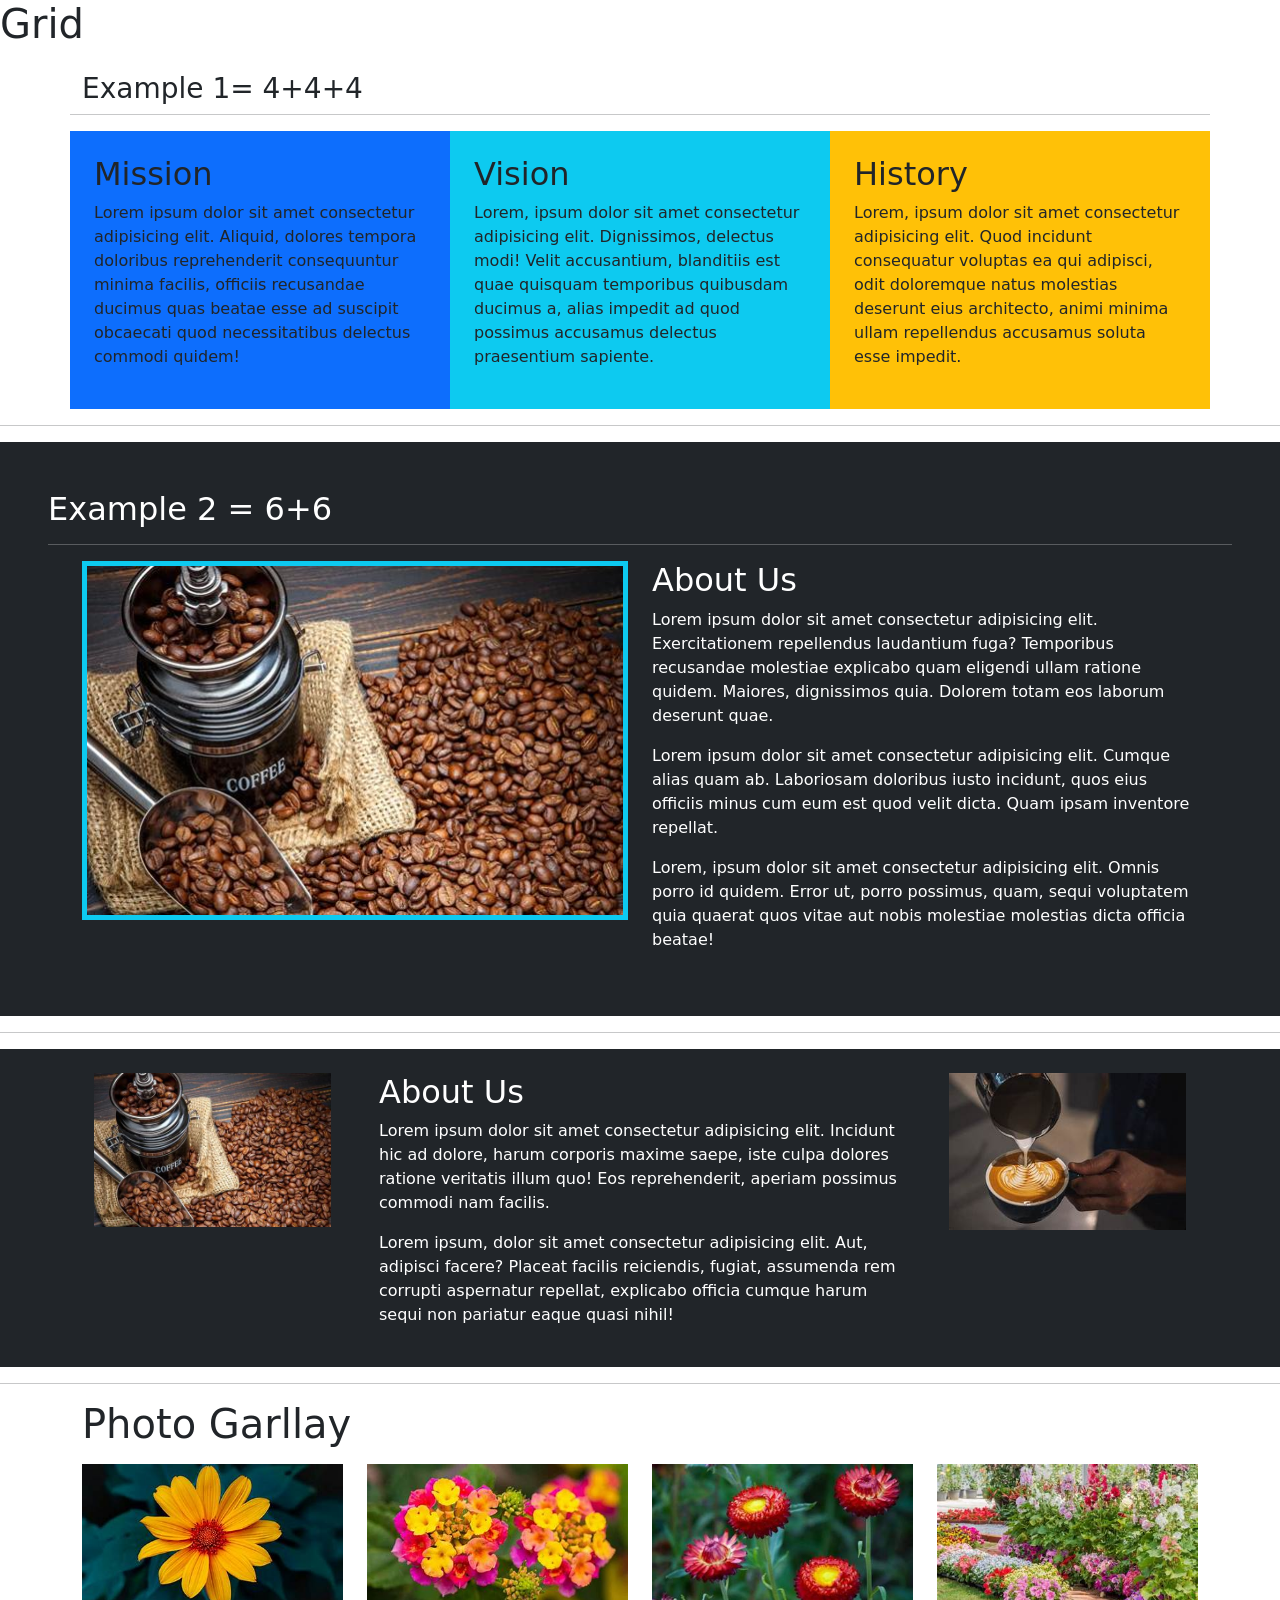
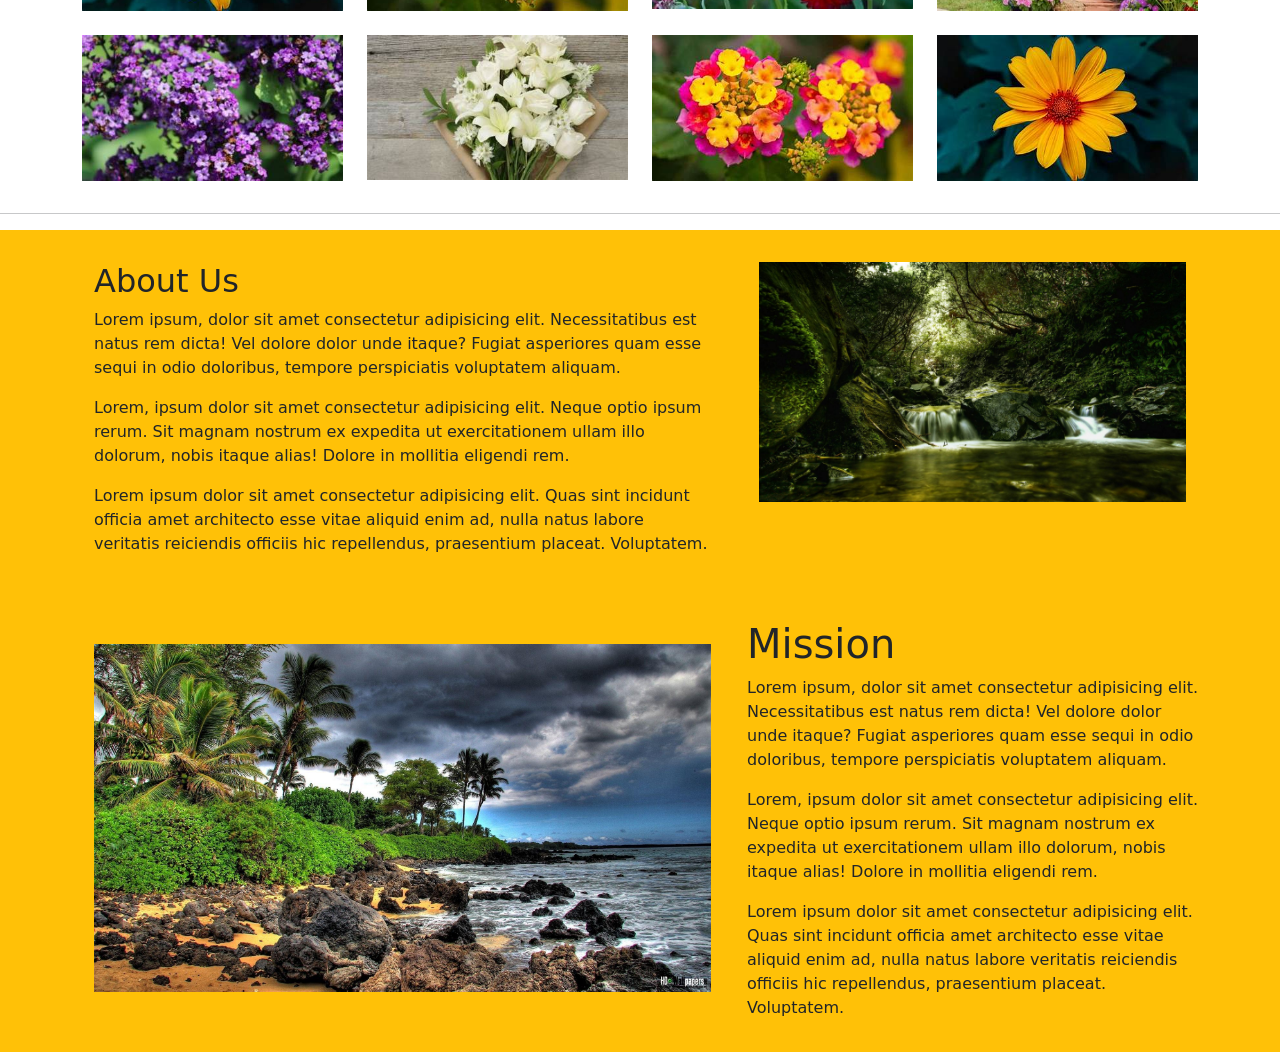
<file: grid_system.html>
<!doctype html>
<html lang="en">
  <head>
    <meta charset="utf-8">
    <meta name="viewport" content="width=device-width, initial-scale=1">
    <title>Bootstrap demo</title>
    <link href="https://cdn.jsdelivr.net/npm/bootstrap@5.3.8/dist/css/bootstrap.min.css" rel="stylesheet" integrity="sha384-sRIl4kxILFvY47J16cr9ZwB07vP4J8+LH7qKQnuqkuIAvNWLzeN8tE5YBujZqJLB" crossorigin="anonymous">
  </head>
  <body>
    <h1>Grid</h1>
    <section class="mt-4">
        <!-- div.container -->
        <div class="container">
            <div class="row">
                 <!-- div.col-md-4*3 -->
                   <h3>Example 1= 4+4+4</h3><hr>
                <div class="col-md-4 bg-primary p-4">
                    <h2>Mission</h2>
                    <p>Lorem ipsum dolor sit amet consectetur adipisicing elit. Aliquid, dolores tempora doloribus reprehenderit consequuntur minima facilis, officiis recusandae ducimus quas beatae esse ad suscipit obcaecati quod necessitatibus delectus commodi quidem!</p>
                </div>

                <div class="col-md-4 bg-info p-4">
                    <h2>Vision</h2>
                    <p>Lorem, ipsum dolor sit amet consectetur adipisicing elit. Dignissimos, delectus modi! Velit accusantium, blanditiis est quae quisquam temporibus quibusdam ducimus a, alias impedit ad quod possimus accusamus delectus praesentium sapiente.</p>
                </div>

                <div class="col-md-4 bg-warning p-4">
                    <h2>History</h2>
                    <p>Lorem, ipsum dolor sit amet consectetur adipisicing elit. Quod incidunt consequatur voluptas ea qui adipisci, odit doloremque natus molestias deserunt eius architecto, animi minima ullam repellendus accusamus soluta esse impedit.</p>
                </div>
            </div>
            
        </div>
    </section>
    <hr>

    <section class="bg-dark text-white p-5">
        <h2>Example 2 = 6+6</h2><hr>
        <div class="container">
            <div class="row">
                <div class="col-md-6">
                    <img class="img-fluid border border-5 border-info" src="image/seed.jpg" alt="">

                </div>
                <div class="col-md-6">
                    <h2>About Us</h2>
                    <p>Lorem ipsum dolor sit amet consectetur adipisicing elit. Exercitationem repellendus laudantium fuga? Temporibus recusandae molestiae explicabo quam eligendi ullam ratione quidem. Maiores, dignissimos quia. Dolorem totam eos laborum deserunt quae.</p>
                    <p>Lorem ipsum dolor sit amet consectetur adipisicing elit. Cumque alias quam ab. Laboriosam doloribus iusto incidunt, quos eius officiis minus cum eum est quod velit dicta. Quam ipsam inventore repellat.</p>
                    <p>Lorem, ipsum dolor sit amet consectetur adipisicing elit. Omnis porro id quidem. Error ut, porro possimus, quam, sequi voluptatem quia quaerat quos vitae aut nobis molestiae molestias dicta officia beatae!</p>
                </div>
            </div>
        </div>
    </section>
    <hr>

    <section class="bg-dark text-white">
        <div class="container">
            <div class="row">
                <div class="col-md-3 p-4">
                    <img class="img-fluid " src="image/seed.jpg" alt="">
                </div>
                <div class="col-md-6 p-4">
                    <h2>About Us</h2>
                    <p>
                        Lorem ipsum dolor sit amet consectetur adipisicing elit. Incidunt hic ad dolore, harum corporis maxime saepe, iste culpa dolores ratione veritatis illum quo! Eos reprehenderit, aperiam possimus commodi nam facilis.
                    </p>
                    <p>Lorem ipsum, dolor sit amet consectetur adipisicing elit. Aut, adipisci facere? Placeat facilis reiciendis, fugiat, assumenda rem corrupti aspernatur repellat, explicabo officia cumque harum sequi non pariatur eaque quasi nihil!</p>
                </div>
                  <div class="col-md-3 p-4">
                    <img class="img-fluid" src="image/making coffee.jpg" alt="">
                  </div>
               
              </div>
            
        </div>
    </section>
    <hr>

    <section >
        <div class="container">
            <h1>Photo Garllay</h1>
            <div class="row">
                <div class="col-md-3 mt-2 mb-3">
                    <img class="img-fluid" src="image/1.jpg" alt="">
                </div>
                <div class="col-md-3 mt-2 mb-3">
                    <img class="img-fluid" src="image/4.jpg" alt="">
                </div>
                <div class="col-md-3 mt-2 mb-3">
                    <img class="img-fluid" src="image/6.jpg
                    " alt="">
                </div>
                <div class="col-md-3 mt-2 mb-3">
                    <img class="img-fluid" src="image/7.jpg" alt="">
                </div>
                <div class="col-md-3 mt-2 mb-3">
                    <img class="img-fluid" src="image/8.jpg" alt="">
                </div>
                <div class="col-md-3 mt-2 mb-3">
                    <img class="img-fluid" src="image/9.jpg" alt="">
                </div>
                <div class="col-md-3 mt-2 mb-3">
                    <img class="img-fluid" src="image/4.jpg" alt="">
                </div>
                <div class="col-md-3 mt-2 mb-3">
                    <img class="img-fluid" src="image/1.jpg" alt="">
                </div>
            </div>
        </div>
        
          
    </section>
    <hr>

    <section class="bg-warning " >
        <div class="container">
            <div class="row">
                <div class="col-md-7 mt-2 mb-3 p-4">
                    <h2>About Us</h2>
                    <p>Lorem ipsum, dolor sit amet consectetur adipisicing elit. Necessitatibus est natus rem dicta! Vel dolore dolor unde itaque? Fugiat asperiores quam esse sequi in odio doloribus, tempore perspiciatis voluptatem aliquam.</p>
                    <p>Lorem, ipsum dolor sit amet consectetur adipisicing elit. Neque optio ipsum rerum. Sit magnam nostrum ex expedita ut exercitationem ullam illo dolorum, nobis itaque alias! Dolore in mollitia eligendi rem.</p>
                    <p>Lorem ipsum dolor sit amet consectetur adipisicing elit. Quas sint incidunt officia amet architecto esse vitae aliquid enim ad, nulla natus labore veritatis reiciendis officiis hic repellendus, praesentium placeat. Voluptatem.</p>
                </div>
                <div class="col-md-5 mt-2 mb-3 p-4 ">
                    <img class="img-fluid w-200" src="image/waterfall.jpg" alt="">
                </div>
                <div class="col-md-7 mt-2 mb-3 p-4">
                    <img class="img-fluid w-80" src="image/nature.jpg" alt="">
                </div>
                <div class="col-md-5 mt-2 mb-3">
                    <h1>Mission</h1>
                    <p>Lorem ipsum, dolor sit amet consectetur adipisicing elit. Necessitatibus est natus rem dicta! Vel dolore dolor unde itaque? Fugiat asperiores quam esse sequi in odio doloribus, tempore perspiciatis voluptatem aliquam.</p>
                    <p>Lorem, ipsum dolor sit amet consectetur adipisicing elit. Neque optio ipsum rerum. Sit magnam nostrum ex expedita ut exercitationem ullam illo dolorum, nobis itaque alias! Dolore in mollitia eligendi rem.</p>
                    <p>Lorem ipsum dolor sit amet consectetur adipisicing elit. Quas sint incidunt officia amet architecto esse vitae aliquid enim ad, nulla natus labore veritatis reiciendis officiis hic repellendus, praesentium placeat. Voluptatem.</p>
                </div>

            </div>
        </div>
    </section>
    <script src="https://cdn.jsdelivr.net/npm/bootstrap@5.3.8/dist/js/bootstrap.bundle.min.js" integrity="sha384-FKyoEForCGlyvwx9Hj09JcYn3nv7wiPVlz7YYwJrWVcXK/BmnVDxM+D2scQbITxI" crossorigin="anonymous"></script>
  </body>
</html>
</file>
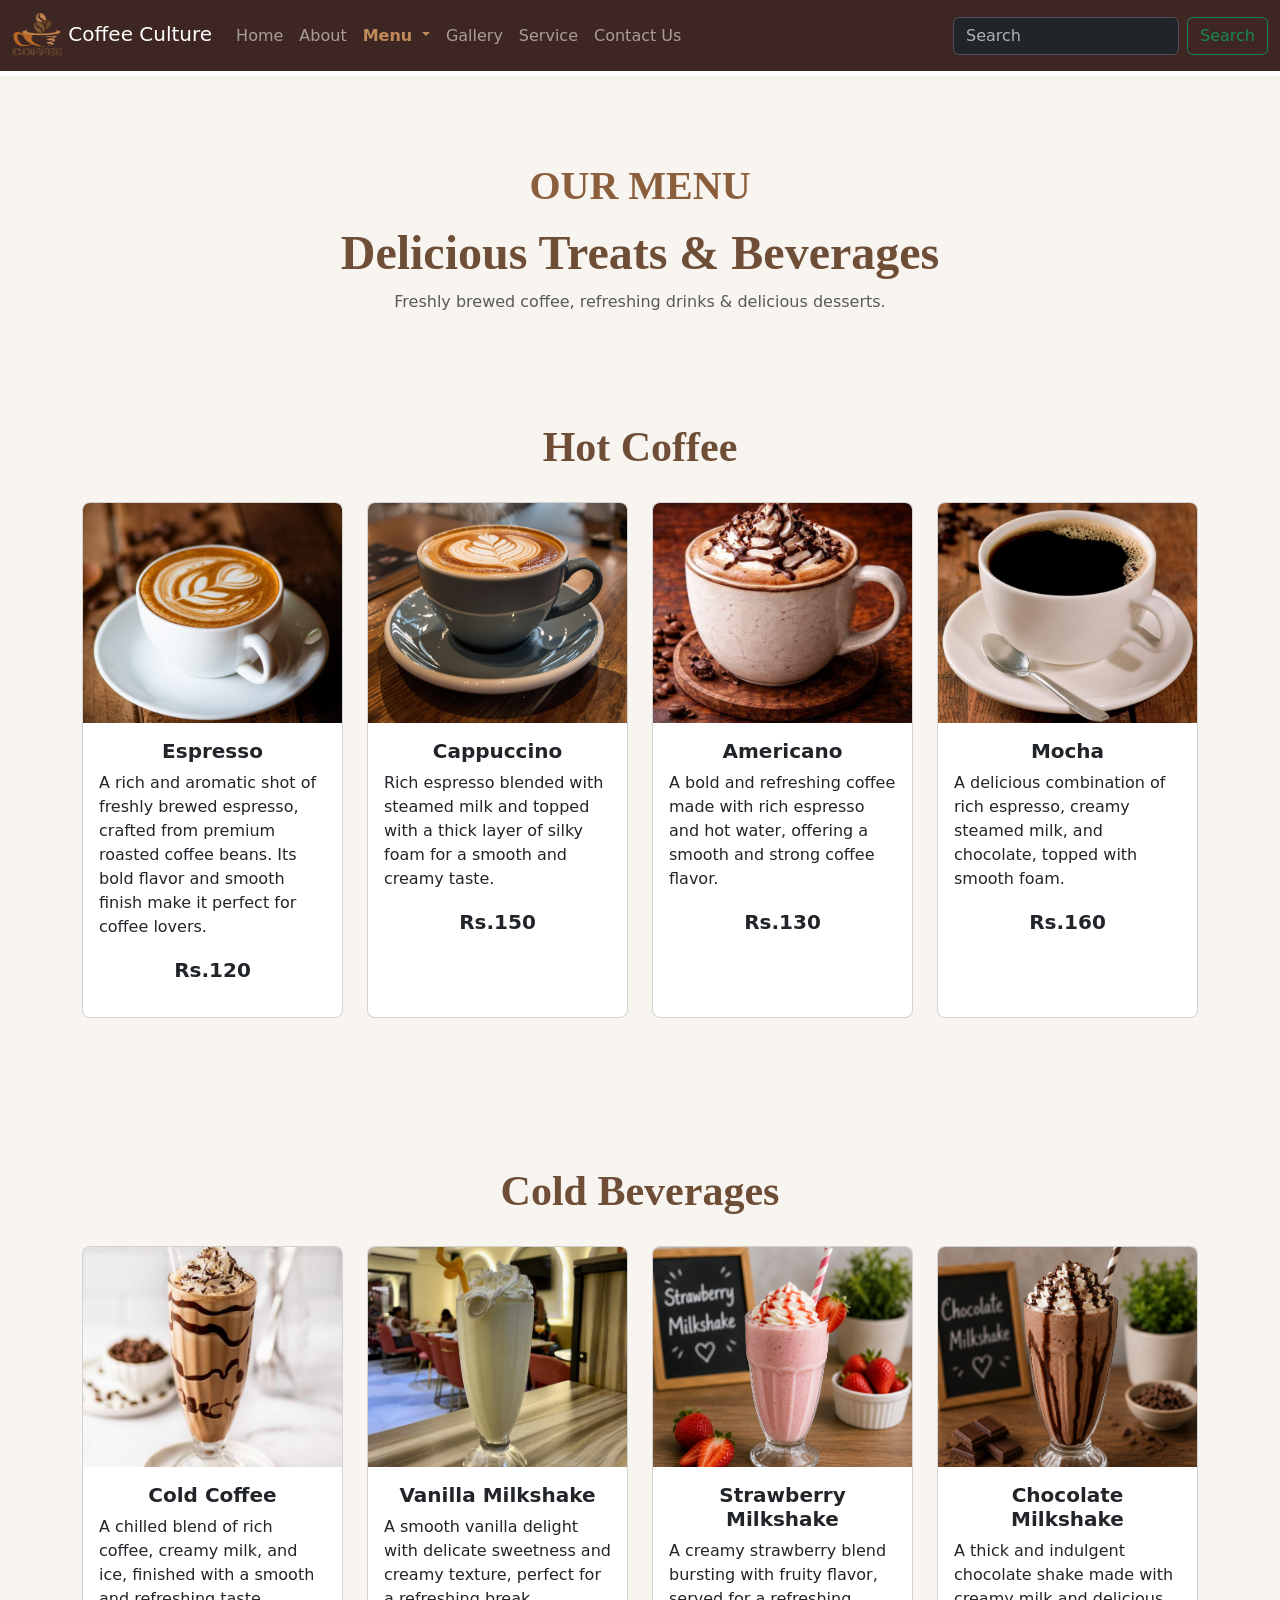
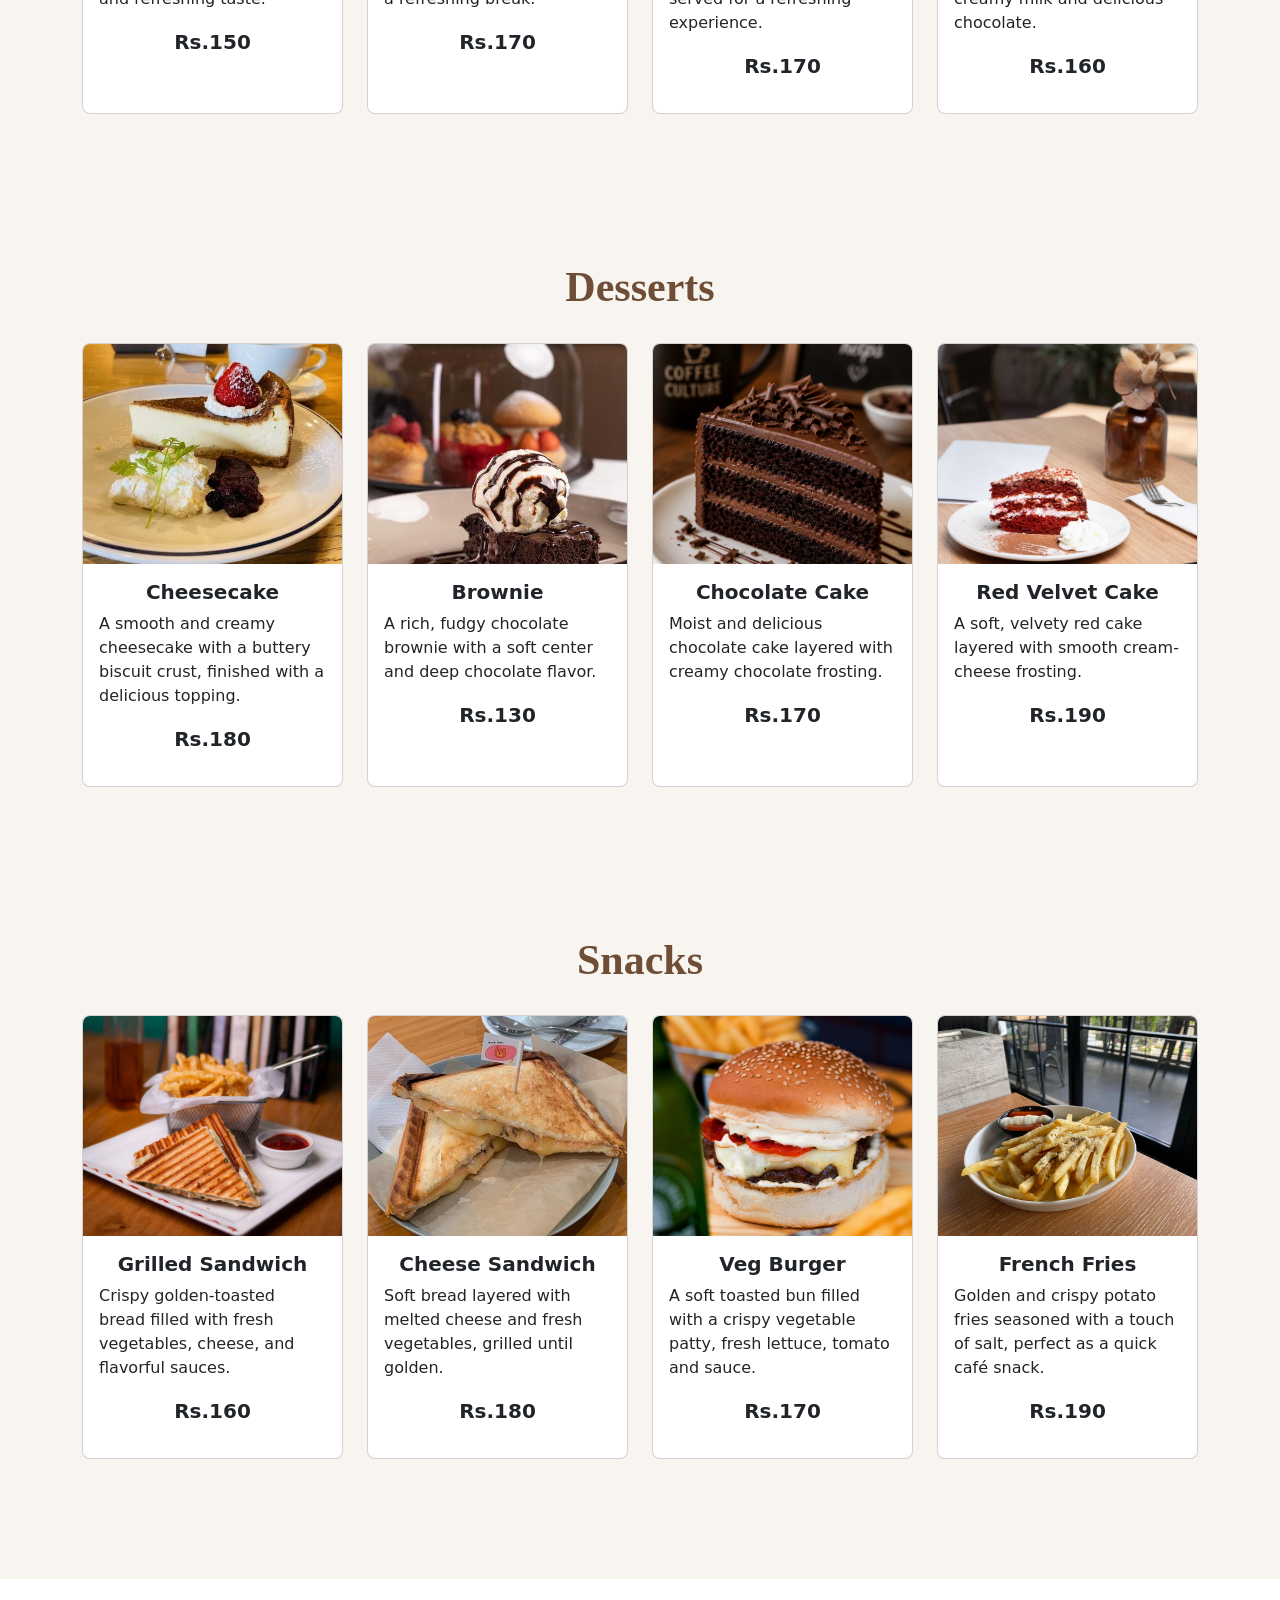
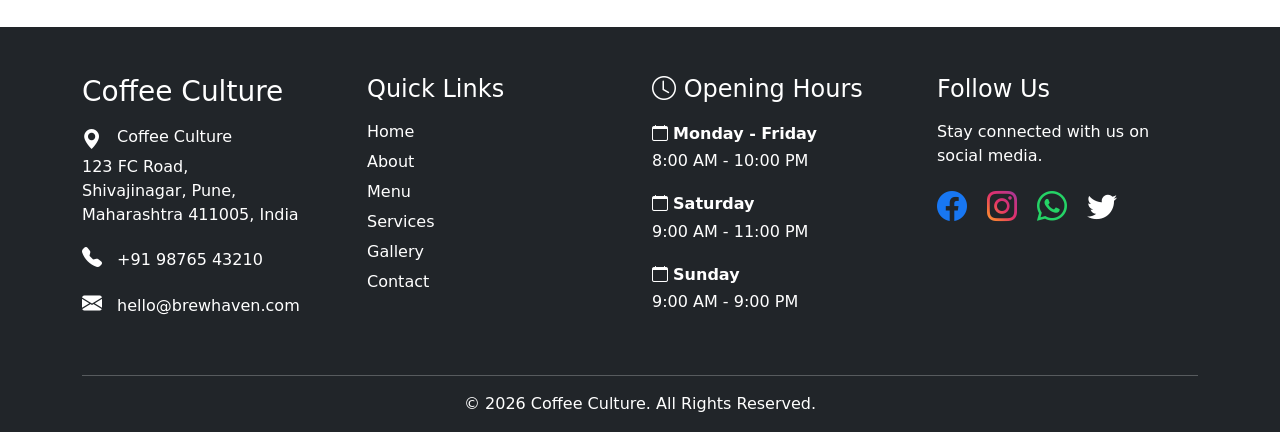
<file: menu.html>
<!doctype html>
<html lang="en">

    <head>
        <meta charset="utf-8">
        <meta name="viewport" content="width=device-width, initial-scale=1">

        <title>Coffee Culture - Menu</title>

        <link rel="preconnect" href="https://fonts.googleapis.com">
        <link rel="preconnect" href="https://fonts.gstatic.com" crossorigin>

        <link
            href="https://fonts.googleapis.com/css2?family=Pacifico&display=swap"
            rel="stylesheet">

        <link
            href="https://cdn.jsdelivr.net/npm/bootstrap@5.3.8/dist/css/bootstrap.min.css"
            rel="stylesheet"
            integrity="sha384-sRIl4kxILFvY47J16cr9ZwB07vP4J8+LH7qKQnuqkuIAvNWLzeN8tE5YBujZqJLB"
            crossorigin="anonymous">

        <link rel="stylesheet" href="style.css" type="text/css">
         <link rel="stylesheet"
      href="https://cdn.jsdelivr.net/npm/bootstrap-icons@1.13.1/font/bootstrap-icons.min.css">

        <!-- <style>

        /* ---------- PAGE STRUCTURE ---------- */

        html,
        body {
            margin: 0;
            padding: 0;
            min-height: 100%;
        }

        body {
            min-height: 100vh;
            display: flex;
            flex-direction: column;
        }
        .navbar {
    position: fixed;
    top: 0;
    left: 0;
    width: 100%;
    z-index: 1000;
}

        main {
            flex: 1;
        }

        /* ---------- MENU ---------- */
       

        #menu {
            background: #F8F4EF;
            padding-top: 100px;
    padding-bottom: 40px;
        }

        .menu-section h1 {
            text-align: center;
            font-family:'Pacifico', cursive !important ;
            font-size: 42px;
            font-weight: bold;
            color: #6F4E37;
            margin: 40px 0 30px;
        }

        /* ---------- CARD ---------- */

        .menu-section .card {
            width: 100% !important;
            height: 100%;
            border-radius: 5px;
            overflow: hidden;
        }

        .menu-section .card-img-top {
            width: 100%;
            height: 220px;
            object-fit: cover;
        }

        .card:hover {
            background-color: black;
            color: white;
        }

        /* ---------- ACTIVE NAV LINK ---------- */

        .navbar .nav-link.active {
            color: #C08A5A !important;
            font-weight: bold;
        }

        /* ---------- FOOTER ---------- */

        footer {
            margin: 0 !important;
        }

    </style> -->

    </head>

    <body>

        <!-- ================= HEADER START ================= -->

        <header>

            <nav class="navbar navbar-expand-lg bg-body-tertiary"
                data-bs-theme="dark">

                <div class="container-fluid">

                    <a class="navbar-brand" href="index.html">

                        <img src="image/logo.png"
                            alt="Coffee Culture"
                            width="50"
                            height="45">

                        Coffee Culture

                    </a>

                    <button class="navbar-toggler"
                        type="button"
                        data-bs-toggle="collapse"
                        data-bs-target="#navbarSupportedContent"
                        aria-controls="navbarSupportedContent"
                        aria-expanded="false"
                        aria-label="Toggle navigation">

                        <span class="navbar-toggler-icon"></span>

                    </button>

                    <div class="collapse navbar-collapse"
                        id="navbarSupportedContent">

                        <ul class="navbar-nav me-auto mb-2 mb-lg-0">

                            <li class="nav-item">
                                <a class="nav-link"
                                    href="index.html">
                                    Home
                                </a>
                            </li>

                            <li class="nav-item">
                                <a class="nav-link"
                                    href="about.html">
                                    About
                                </a>
                            </li>

                            <li class="nav-item dropdown">

                                <a class="nav-link active dropdown-toggle"
                                    href="#"
                                    role="button"
                                    data-bs-toggle="dropdown"
                                    aria-expanded="false">

                                    Menu

                                </a>

                                <ul class="dropdown-menu">

                                    <li>
                                        <a class="dropdown-item"
                                            href="#hotcoffee">
                                            Hot Coffee
                                        </a>
                                    </li>

                                    <li>
                                        <a class="dropdown-item"
                                            href="#coldbeverages">
                                            Cold Beverages
                                        </a>
                                    </li>

                                    <li>
                                        <hr class="dropdown-divider">
                                    </li>

                                    <li>
                                        <a class="dropdown-item"
                                            href="#desserts">
                                            Desserts
                                        </a>
                                    </li>

                                    <li>
                                        <a class="dropdown-item"
                                            href="#snacks">
                                            Snacks
                                        </a>
                                    </li>

                                </ul>

                            </li>

                            <li class="nav-item">
                                <a class="nav-link"
                                    href="gallery.html">
                                    Gallery
                                </a>
                            </li>

                            <li class="nav-item">
                                <a class="nav-link"
                                    href="service.html">
                                    Service
                                </a>
                            </li>

                            <li class="nav-item">
                                <a class="nav-link"
                                    href="contact.html">
                                    Contact Us
                                </a>
                            </li>

                        </ul>

                        <form class="d-flex"
                            role="search">

                            <input class="form-control me-2"
                                type="search"
                                placeholder="Search"
                                aria-label="Search">

                            <button class="btn btn-outline-success"
                                type="submit">

                                Search

                            </button>

                        </form>

                    </div>

                </div>

            </nav>

        </header>

        <!-- ================= HEADER END ================= -->

        <!-- ================= MAIN START ================= -->

        <main>

            <section id="menu">

                <!-- MENU INTRO -->

                <div class="container">

                    <div class="text-center mb-5">

                        <p class="text-uppercase fw-bold mb-2"
                            style="
                        color:#8B5E3C;
                        font-size:40px;
                        font-family:'Brush Script MT', 'Segoe Script', cursive;;
                        ">

                            Our Menu

                        </p>

                        <h2 class="fw-bold">

                            Delicious Treats & Beverages

                        </h2>

                        <p class="text-muted">

                            Freshly brewed coffee,
                            refreshing drinks &
                            delicious desserts.

                        </p>

                    </div>

                </div>

                <!-- ================= HOT COFFEE ================= -->

                <section id="hotcoffee"
                    class="menu-section">

                    <h1>Hot Coffee</h1>

                    <div class="container">

                        <div class="row g-4">

                            <!-- Espresso -->

                            <div class="col-md-3">

                                <div class="card menu-card">

                                    <img src="image/Espresso.png"
                                        class="card-img-top"
                                        alt="Espresso">

                                    <div class="card-body">

                                        <h5
                                            class="card-title text-center fw-bold">

                                            Espresso

                                        </h5>

                                        <p class="card-text">

                                            A rich and aromatic shot
                                            of freshly brewed espresso,
                                            crafted from premium roasted
                                            coffee beans. Its bold flavor
                                            and smooth finish make it
                                            perfect for coffee lovers.

                                        </p>

                                        <p
                                            class="price fw-bold text-center fs-5">

                                            Rs.120

                                        </p>

                                    </div>

                                </div>

                            </div>

                            <!-- Cappuccino -->

                            <div class="col-md-3">

                                <div class="card menu-card">

                                    <img src="image/h2.jpg"
                                        class="card-img-top"
                                        alt="Cappuccino">

                                    <div class="card-body">

                                        <h5
                                            class="card-title text-center fw-bold">

                                            Cappuccino

                                        </h5>

                                        <p class="card-text">

                                            Rich espresso blended with
                                            steamed milk and topped with
                                            a thick layer of silky foam
                                            for a smooth and creamy taste.

                                        </p>

                                        <p
                                            class="price fw-bold text-center fs-5">

                                            Rs.150

                                        </p>

                                    </div>

                                </div>

                            </div>

                            <!-- Americano -->

                            <div class="col-md-3">

                                <div class="card menu-card">

                                    <img src="image/h4.png"
                                        class="card-img-top"
                                        alt="Americano">

                                    <div class="card-body">

                                        <h5
                                            class="card-title text-center fw-bold">

                                            Americano

                                        </h5>

                                        <p class="card-text">

                                            A bold and refreshing coffee
                                            made with rich espresso and
                                            hot water, offering a smooth
                                            and strong coffee flavor.

                                        </p>

                                        <p
                                            class="price fw-bold text-center fs-5">

                                            Rs.130

                                        </p>

                                    </div>

                                </div>

                            </div>

                            <!-- Mocha -->

                            <div class="col-md-3">

                                <div class="card menu-card">

                                    <img src="image/hot coffee1.png"
                                        class="card-img-top"
                                        alt="Mocha">

                                    <div class="card-body">

                                        <h5
                                            class="card-title text-center fw-bold">

                                            Mocha

                                        </h5>

                                        <p class="card-text">

                                            A delicious combination of
                                            rich espresso, creamy steamed
                                            milk, and chocolate, topped
                                            with smooth foam.

                                        </p>

                                        <p
                                            class="price fw-bold text-center fs-5">

                                            Rs.160

                                        </p>

                                    </div>

                                </div>

                            </div>

                        </div>

                    </div>

                </section>

                <!-- ================= COLD BEVERAGES ================= -->

                <section id="coldbeverages"
                    class="menu-section mt-5">

                    <h1>Cold Beverages</h1>

                    <div class="container">

                        <div class="row g-4">

                            <!-- Cold Coffee -->

                            <div class="col-md-3">

                                <div class="card menu-card">

                                    <img src="image/c1.jpg"
                                        class="card-img-top"
                                        alt="Cold Coffee">

                                    <div class="card-body">

                                        <h5
                                            class="card-title text-center fw-bold">

                                            Cold Coffee

                                        </h5>

                                        <p class="card-text">

                                            A chilled blend of rich coffee,
                                            creamy milk, and ice, finished
                                            with a smooth and refreshing taste.

                                        </p>

                                        <p
                                            class="price fw-bold text-center fs-5">

                                            Rs.150

                                        </p>

                                    </div>

                                </div>

                            </div>

                            <!-- Vanilla Milkshake -->

                            <div class="col-md-3">

                                <div class="card menu-card">

                                    <img src="image/c2.jpg"
                                        class="card-img-top"
                                        alt="Vanilla Milkshake">

                                    <div class="card-body">

                                        <h5
                                            class="card-title text-center fw-bold">

                                            Vanilla Milkshake

                                        </h5>

                                        <p class="card-text">

                                            A smooth vanilla delight with
                                            delicate sweetness and creamy
                                            texture, perfect for a refreshing
                                            break.

                                        </p>

                                        <p
                                            class="price fw-bold text-center fs-5">

                                            Rs.170

                                        </p>

                                    </div>

                                </div>

                            </div>

                            <!-- Strawberry Milkshake -->

                            <div class="col-md-3">

                                <div class="card menu-card">

                                    <img src="image/c7.png"
                                        class="card-img-top"
                                        alt="Strawberry Milkshake">

                                    <div class="card-body">

                                        <h5
                                            class="card-title text-center fw-bold">

                                            Strawberry Milkshake

                                        </h5>

                                        <p class="card-text">

                                            A creamy strawberry blend
                                            bursting with fruity flavor,
                                            served for a refreshing experience.

                                        </p>

                                        <p
                                            class="price fw-bold text-center fs-5">

                                            Rs.170

                                        </p>

                                    </div>

                                </div>

                            </div>

                            <!-- Chocolate Milkshake -->

                            <div class="col-md-3">

                                <div class="card menu-card">

                                    <img src="image/c3.png"
                                        class="card-img-top"
                                        alt="Chocolate Milkshake">

                                    <div class="card-body">

                                        <h5
                                            class="card-title text-center fw-bold">

                                            Chocolate Milkshake

                                        </h5>

                                        <p class="card-text">

                                            A thick and indulgent chocolate
                                            shake made with creamy milk
                                            and delicious chocolate.

                                        </p>

                                        <p
                                            class="price fw-bold text-center fs-5">

                                            Rs.160

                                        </p>

                                    </div>

                                </div>

                            </div>

                        </div>

                    </div>

                </section>

                <!-- ================= DESSERTS ================= -->

                <section id="desserts"
                    class="menu-section mt-5">

                    <h1>Desserts</h1>

                    <div class="container">

                        <div class="row g-4">

                            <!-- Cheesecake -->

                            <div class="col-md-3">

                                <div class="card menu-card">

                                    <img src="image/d1.jpg"
                                        class="card-img-top"
                                        alt="Cheesecake">

                                    <div class="card-body">

                                        <h5
                                            class="card-title text-center fw-bold">

                                            Cheesecake

                                        </h5>

                                        <p class="card-text">

                                            A smooth and creamy cheesecake
                                            with a buttery biscuit crust,
                                            finished with a delicious topping.

                                        </p>

                                        <p
                                            class="price fw-bold text-center fs-5">

                                            Rs.180

                                        </p>

                                    </div>

                                </div>

                            </div>

                            <!-- Brownie -->

                            <div class="col-md-3">

                                <div class="card menu-card">

                                    <img src="image/d2.jpg"
                                        class="card-img-top"
                                        alt="Brownie">

                                    <div class="card-body">

                                        <h5
                                            class="card-title text-center fw-bold">

                                            Brownie

                                        </h5>

                                        <p class="card-text">

                                            A rich, fudgy chocolate brownie
                                            with a soft center and deep
                                            chocolate flavor.

                                        </p>

                                        <p
                                            class="price fw-bold text-center fs-5">

                                            Rs.130

                                        </p>

                                    </div>

                                </div>

                            </div>

                            <!-- Chocolate Cake -->

                            <div class="col-md-3">

                                <div class="card menu-card">

                                    <img src="image/d3.png"
                                        class="card-img-top"
                                        alt="Chocolate Cake">

                                    <div class="card-body">

                                        <h5
                                            class="card-title text-center fw-bold">

                                            Chocolate Cake

                                        </h5>

                                        <p class="card-text">

                                            Moist and delicious chocolate
                                            cake layered with creamy
                                            chocolate frosting.

                                        </p>

                                        <p
                                            class="price fw-bold text-center fs-5">

                                            Rs.170

                                        </p>

                                    </div>

                                </div>

                            </div>

                            <!-- Red Velvet -->

                            <div class="col-md-3">

                                <div class="card menu-card">

                                    <img src="image/d4.jpg"
                                        class="card-img-top"
                                        alt="Red Velvet Cake">

                                    <div class="card-body">

                                        <h5
                                            class="card-title text-center fw-bold">

                                            Red Velvet Cake

                                        </h5>

                                        <p class="card-text">

                                            A soft, velvety red cake layered
                                            with smooth cream-cheese frosting.

                                        </p>

                                        <p
                                            class="price fw-bold text-center fs-5">

                                            Rs.190

                                        </p>

                                    </div>

                                </div>

                            </div>

                        </div>

                    </div>

                </section>

                <!-- ================= SNACKS ================= -->

                <section id="snacks"
                    class="menu-section mt-5">

                    <h1>Snacks</h1>

                    <div class="container">

                        <div class="row g-4">

                            <!-- Grilled Sandwich -->

                            <div class="col-md-3">

                                <div class="card menu-card">

                                    <img src="image/sn1.jpg"
                                        class="card-img-top"
                                        alt="Grilled Sandwich">

                                    <div class="card-body">

                                        <h5
                                            class="card-title text-center fw-bold">

                                            Grilled Sandwich

                                        </h5>

                                        <p class="card-text">

                                            Crispy golden-toasted bread
                                            filled with fresh vegetables,
                                            cheese, and flavorful sauces.

                                        </p>

                                        <p
                                            class="price fw-bold text-center fs-5">

                                            Rs.160

                                        </p>

                                    </div>

                                </div>

                            </div>

                            <!-- Cheese Sandwich -->

                            <div class="col-md-3">

                                <div class="card menu-card">

                                    <img src="image/sn2.png"
                                        class="card-img-top"
                                        alt="Cheese Sandwich">

                                    <div class="card-body">

                                        <h5
                                            class="card-title text-center fw-bold">

                                            Cheese Sandwich

                                        </h5>

                                        <p class="card-text">

                                            Soft bread layered with melted
                                            cheese and fresh vegetables,
                                            grilled until golden.

                                        </p>

                                        <p
                                            class="price fw-bold text-center fs-5">

                                            Rs.180

                                        </p>

                                    </div>

                                </div>

                            </div>

                            <!-- Veg Burger -->

                            <div class="col-md-3">

                                <div class="card menu-card">

                                    <img src="image/sn6.png"
                                        class="card-img-top"
                                        alt="Veg Burger">

                                    <div class="card-body">

                                        <h5
                                            class="card-title text-center fw-bold">

                                            Veg Burger

                                        </h5>

                                        <p class="card-text">

                                            A soft toasted bun filled with
                                            a crispy vegetable patty,
                                            fresh lettuce, tomato and sauce.

                                        </p>

                                        <p
                                            class="price fw-bold text-center fs-5">

                                            Rs.170

                                        </p>

                                    </div>

                                </div>

                            </div>

                            <!-- French Fries -->

                            <div class="col-md-3">

                                <div class="card menu-card">

                                    <img src="image/sn4.jpg"
                                        class="card-img-top"
                                        alt="French Fries">

                                    <div class="card-body">

                                        <h5
                                            class="card-title text-center fw-bold">

                                            French Fries

                                        </h5>

                                        <p class="card-text">

                                            Golden and crispy potato fries
                                            seasoned with a touch of salt,
                                            perfect as a quick café snack.

                                        </p>

                                        <p
                                            class="price fw-bold text-center fs-5">

                                            Rs.190

                                        </p>

                                    </div>

                                </div>

                            </div>

                        </div>

                    </div>

                </section>

            </section>

        </main>

        <!-- ================= MAIN END ================= -->

        <!-- ================= FOOTER START ================= -->

         <section>

        <footer class="bg-dark text-white pt-5 pb-3 mt-5">

          <div class="container">

            <!-- Footer Main Row -->
            <div class="row">

              <!-- ================= Coffee Shop Info ================= -->

              <div class="col-lg-3 col-md-6 mb-4">

                <h3>
                  Coffee Culture
                </h3>

                <!-- Address -->
                <p class="mt-3">

                  <i class="bi bi-geo-alt-fill address-icon"></i>

                  <span>
                    Coffee Culture <br>
                    123 FC Road,<br>
                    Shivajinagar, Pune,<br>
                    Maharashtra 411005, India
                  </span>

                </p>

                <!-- Phone -->
                <p>

                  <i class="bi bi-telephone-fill phone-icon"></i>

                  <a href="tel:+919876543210"
                    class="contact-link">

                    +91 98765 43210

                  </a>

                </p>

                <!-- Email -->
                <p>

                  <i class="bi bi-envelope-fill email-icon"></i>

                  <a href="mailto:hello@brewhaven.com"
                    class="contact-link">

                    hello@brewhaven.com

                  </a>

                </p>

              </div>

              <!-- ================= Quick Links ================= -->

              <div class="col-lg-3 col-md-6 mb-4">

                <h4>
                  Quick Links
                </h4>

                <ul class="list-unstyled mt-3 footer-links">

                  <li>
                    <a href="index.html">
                      Home
                    </a>
                  </li>

                  <li>
                    <a href="about.html">
                      About
                    </a>
                  </li>

                  <li>
                    <a href="menu.html">
                      Menu
                    </a>
                  </li>

                  <li>
                    <a href="service.html">
                      Services
                    </a>
                  </li>

                  <li>
                    <a href="gallery.html">
                      Gallery
                    </a>
                  </li>

                  <li>
                    <a href="contact.html">
                      Contact
                    </a>
                  </li>

                </ul>

              </div>

              <!-- ================= Opening Hours ================= -->

              <div class="col-lg-3 col-md-6 mb-4">

                <h4>
                  <i class="bi bi-clock"></i>
                  Opening Hours
                </h4>

                <ul class="list-unstyled mt-3 opening-hours">

                  <li>
                    <i class="bi bi-calendar"></i>
                    <strong>
                      Monday - Friday
                    </strong>

                    <br>

                    8:00 AM - 10:00 PM
                  </li>

                  <li class="mt-3">
                    <i class="bi bi-calendar"></i>
                    <strong>
                      Saturday
                    </strong>

                    <br>

                    9:00 AM - 11:00 PM

                  </li>

                  <li class="mt-3">
                    <i class="bi bi-calendar"></i>
                    <strong>
                      Sunday
                    </strong>

                    <br>

                    9:00 AM - 9:00 PM

                  </li>

                </ul>

              </div>

              <!-- ================= Follow Us ================= -->

              <div class="col-lg-3 col-md-6 mb-4">

                <h4>
                  Follow Us
                </h4>

                <p class="mt-3">
                  Stay connected with us on social media.
                </p>

                <!-- Social Icons -->

                <ul class="list-unstyled mt-3 social-icons">

                  <!-- Facebook -->
                  <li>

                    <a href="https://www.facebook.com/"
                      target="_blank"
                      aria-label="Facebook">

                      <i class="bi bi-facebook"></i>

                    </a>

                  </li>

                  <!-- Instagram -->
                  <li>

                    <a href="https://www.instagram.com/"
                      target="_blank"
                      aria-label="Instagram">

                      <i class="bi bi-instagram"></i>

                    </a>

                  </li>

                  <!-- WhatsApp -->
                  <li>

                    <a href="https://www.whatsapp.com/"
                      target="_blank"
                      aria-label="WhatsApp">

                      <i class="bi bi-whatsapp"></i>

                    </a>

                  </li>

                  <!-- Twitter / X -->
                  <li>

                    <a href="https://x.com/"
                      target="_blank"
                      aria-label="Twitter">

                      <i class="bi bi-twitter"></i>

                    </a>

                  </li>

                </ul>

              </div>

            </div>

            <!-- ================= Horizontal Line ================= -->

            <hr class="border-light">

            <!-- ================= Copyright ================= -->

            <div class="text-center">

              <p class="mb-0">
                © 2026 Coffee Culture. All Rights Reserved.
              </p>

            </div>

          </div>

        </footer>

      </section>

      
        <!-- ================= FOOTER END ================= -->

        <script
            src="https://cdn.jsdelivr.net/npm/bootstrap@5.3.8/dist/js/bootstrap.bundle.min.js"
            integrity="sha384-FKyoEForCGlyvwx9Hj09JcYn3nv7wiPVlz7YYwJrWVcXK/BmnVDxM+D2scQbITxI"
            crossorigin="anonymous">
    </script>

    </body>

</html>
</file>
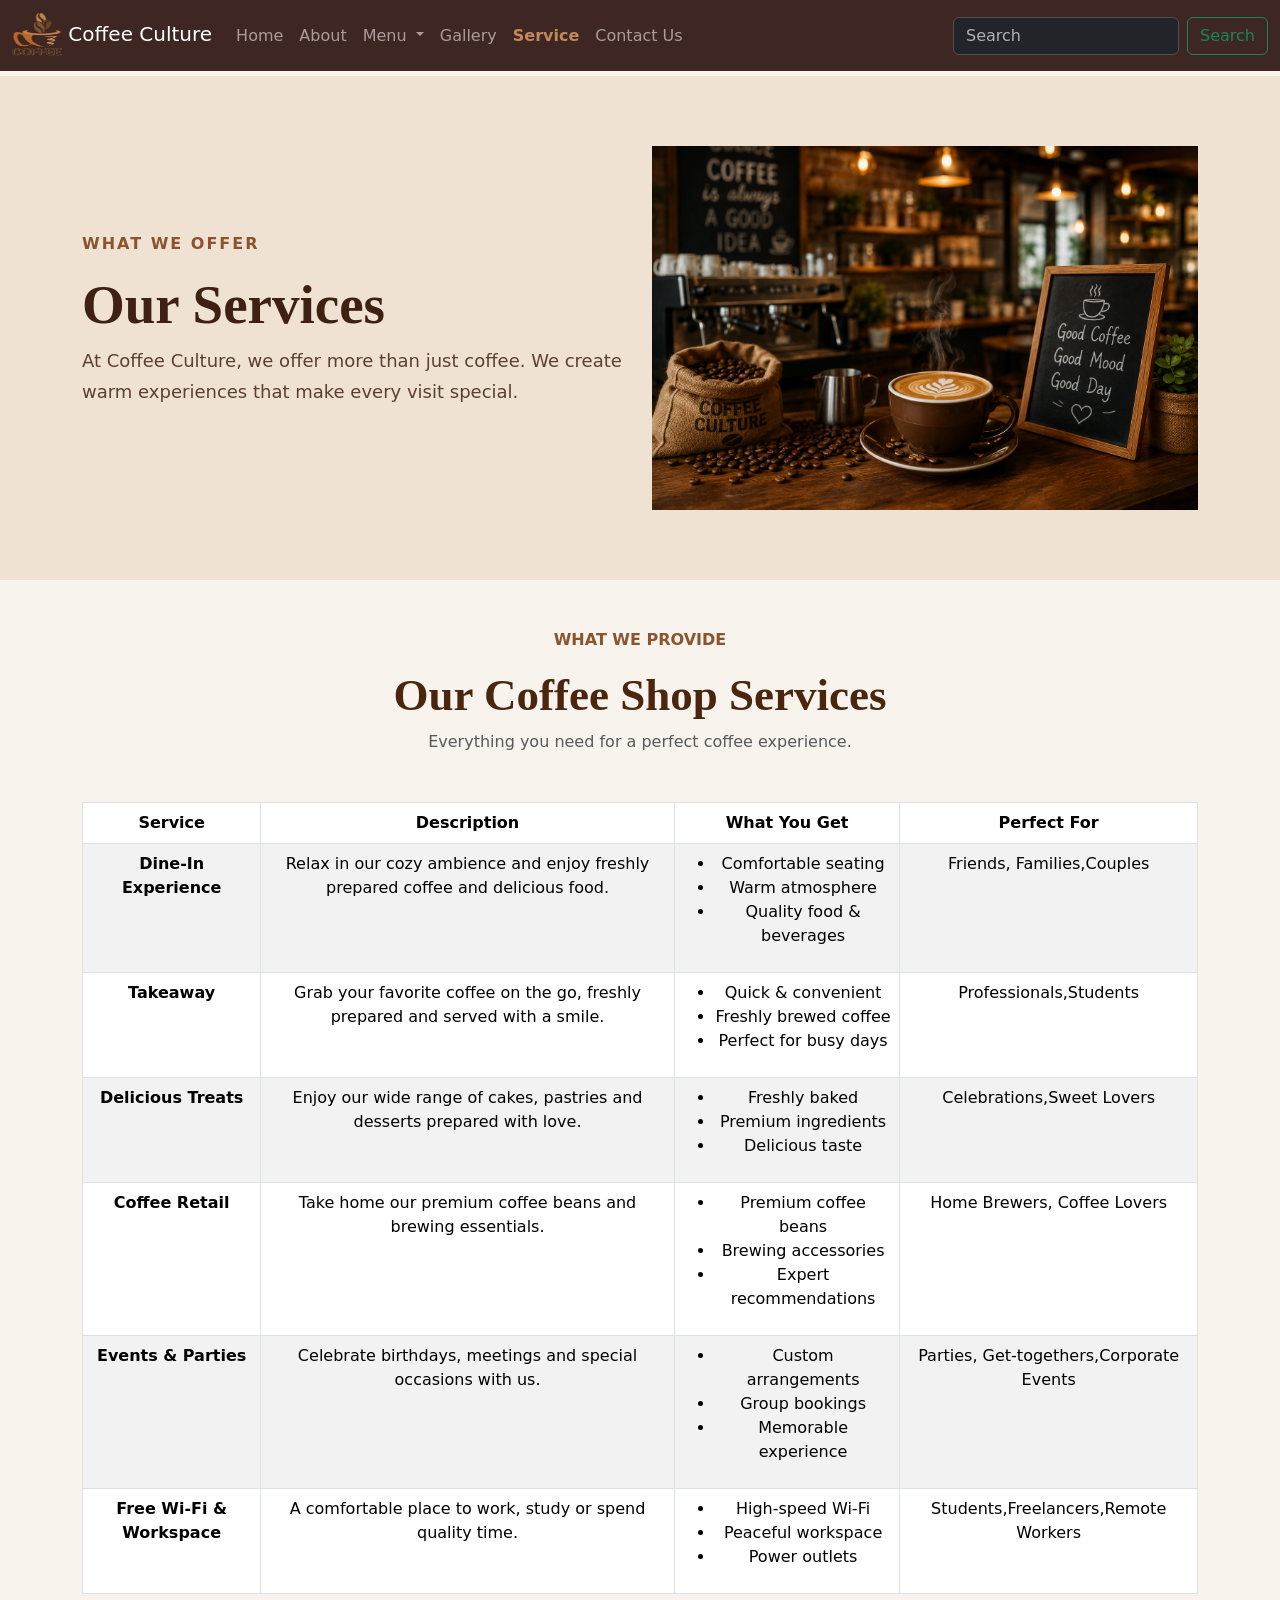
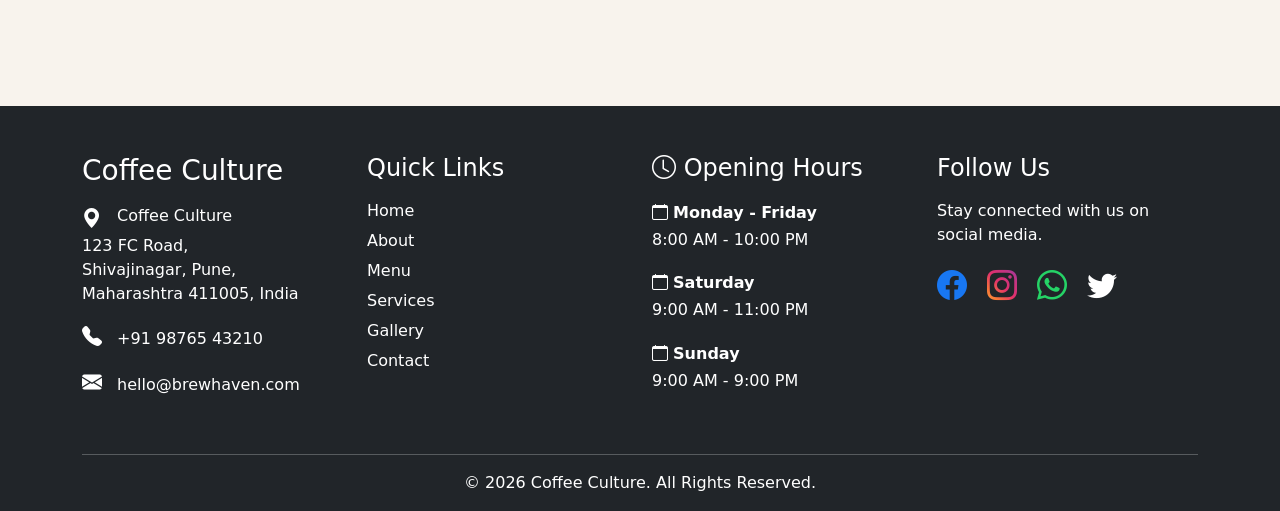
<file: service.html>
<!doctype html>
<html lang="en">

  <head>

    <meta charset="utf-8">

    <meta name="viewport" content="width=device-width, initial-scale=1">

    <title>Coffee Culture </title>

    <!-- Bootstrap CSS -->
    <link
      href="https://cdn.jsdelivr.net/npm/bootstrap@5.3.8/dist/css/bootstrap.min.css"
      rel="stylesheet">

      <link rel="stylesheet" href="style.css" type="text/css">
       <link rel="stylesheet"
      href="https://cdn.jsdelivr.net/npm/bootstrap-icons@1.13.1/font/bootstrap-icons.min.css">
      

    <!-- <style>

        body {
            background-color: #f8f3ed;
        }
        /* Hero */
        .service-hero {
            background-color: #efe2d2;
            padding: 60px 0;
        }

        .hero-title {
            color: #3e2112;
            font-size: 55px;
            font-weight: bold;
            font-family: Georgia, serif;
        }

        .hero-subtitle {
            color: #8b542e;
            font-weight: bold;
            letter-spacing: 2px;
        }
        .navbar .nav-link.active {
    color: #C08A5A !important;
    font-weight: bold;
}
</style> -->

  </head>

 <body class="service-page">

    <!-- Header start -->
    <header>
      <nav class="navbar navbar-expand-lg bg-body-tertiary"
        class="navbar bg-dark border-bottom border-body" data-bs-theme="dark">
        <div class="container-fluid">
          <a class="navbar-brand" href="index.html"><img src="image/logo.png"
              alt="Bootstrap" width="50" height="45"> Coffee Culture</a>
          <button class="navbar-toggler" type="button" data-bs-toggle="collapse"
            data-bs-target="#navbarSupportedContent"
            aria-controls="navbarSupportedContent" aria-expanded="false"
            aria-label="Toggle navigation">
            <span class="navbar-toggler-icon"></span>
          </button>
          <div class="collapse navbar-collapse" id="navbarSupportedContent">
            <ul class="navbar-nav me-auto mb-2 mb-lg-0">
              <li class="nav-item">
                <a class="nav-link "
                  href="index.html">Home</a>
              </li>
              <li class="nav-item">
                <a class="nav-link" aria-current="page"
                  href="about.html">About</a>
              </li>

              <li class="nav-item dropdown">
                <a class="nav-link dropdown-toggle" href="menu.html"
                  role="button" data-bs-toggle="dropdown" aria-expanded="false">
                  Menu
                </a>
                <ul class="dropdown-menu">
                  <li><a class="dropdown-item" href="menu.html#hotcoffee">Hot
                      Coffee</a></li>
                  <li><a class="dropdown-item"
                      href="menu.html#coldbeverages">Cold Beverages</a></li>
                  <li><hr class="dropdown-divider"></li>
                  <li><a class="dropdown-item"
                      href="menu.html#desserts">Desserts</a></li>
                  <li><a class="dropdown-item"
                      href="menu.html#snacks">Snacks</a></li>

                </ul>
              </li>
              <li class="nav-item">
                <a class="nav-link " class="nav-link"
                  href="gallery.html">Gallery</a>
              </li>
              <li class="nav-item  ">
                <a class="nav-link active" href="service.html">Service</a>
              </li>
              <li class="nav-item">
                <a class="nav-link" class="nav-link"
                  href="contact.html">Contact Us</a>
              </li>
            </ul>
            <form class="d-flex" role="search">
              <input class="form-control me-2" type="search"
                placeholder="Search" aria-label="Search" />
              <button class="btn btn-outline-success"
                type="submit">Search</button>
            </form>
          </div>
        </div>
      </nav>
      <!-- Header End -->

      <section class="service-hero">

        <div class="container">

          <div class="row align-items-center">

            <!-- Text -->

            <div class="col-md-6">

              <p class="hero-subtitle">
                WHAT WE OFFER
              </p>

              <h1 class="hero-title">
                Our Services
              </h1>

              <p class="lead">

                At Coffee Culture, we offer more than
                just coffee. We create warm experiences
                that make every visit special.

              </p>

            </div>

            <!-- Image -->

            <div class="col-md-6 mt-4 mt-md-0">

              <img
                src="image/service.png"
                class="img-fluid"
                alt="Coffee Service">

            </div>

          </div>

        </div>

      </section>

      <!-- Service Table Start -->
      <section class="py-5">

        <div class="container">

          <div class="text-center mb-5">

            <p class="fw-bold" style="color:#8b542e;">
    WHAT WE PROVIDE
</p>

           <h2 class="service-content-title">
    Our Coffee Shop Services
</h2>
            <p class="text-muted">

              Everything you need for a perfect coffee
              experience.

            </p>

          </div>

          <!-- Table Start -->

         <table 
    class="table table-striped table-bordered table-responsive text-center">
            <thead>
              <tr>
                <th scope="col">Service</th>
                <th scope="col"> Description</th>
                <th scope="col">What You Get</th>
                <th scope="col">Perfect For</th>
              </tr>
              </thead class="table-light">
              <tbody>
                <!-- Table 1 Start -->
                <tr>

                  <th scope="row">Dine-In Experience</th>
                  <td>Relax in our cozy ambience
                    and enjoy freshly prepared
                    coffee and delicious food.
                  </td>
                  <td>
                    <ul>
                      <li>
                        Comfortable seating
                      </li>

                      <li>
                        Warm atmosphere
                      </li>

                      <li>
                        Quality food & beverages
                      </li>

                    </ul>

                  </td>
                  <td>Friends, Families,Couples
                  </td>
                </tr>
                <!-- Table 1 End -->

                <!-- Table 2 Start -->
                <tr>
                  <th scope="row">Takeaway</th>
                  <td> Grab your favorite coffee
                    on the go, freshly prepared
                    and served with a smile.
                  </td>
                  <td>
                    <ul>
                      <li>
                        Quick & convenient
                      </li>
                      <li>
                        Freshly brewed coffee
                      </li>
                      <li>
                        Perfect for busy days
                      </li>
                    </ul>
                  </td>
                  <td>Professionals,Students</td>
                </tr>
                <!-- Table 2 End -->

                <!-- Table 3 Start -->
                <tr>
                  <th scope="row"> Delicious Treats</th>
                  <td>Enjoy our wide range of
                    cakes, pastries and desserts
                    prepared with love.</td>
                  <td>
                    <ul>
                      <li>
                        Freshly baked
                      </li>

                      <li>
                        Premium ingredients
                      </li>

                      <li>
                        Delicious taste
                      </li>

                    </ul>
                  </td>
                  <td>Celebrations,Sweet Lovers</td>
                </tr>
                <!-- Table 3 End -->

                <!-- Table 4 Start -->
                <tr>
                  <th scope="row">Coffee Retail</th>
                  <td> Take home our premium
                    coffee beans and brewing
                    essentials.</td>
                  <td>
                    <ul>
                      <li>
                        Premium coffee beans

                      </li>

                      <li>
                        Brewing accessories

                      </li>

                      <li>
                        Expert recommendations

                      </li>
                    </ul>
                  </td>
                  <td> Home Brewers, Coffee Lovers</td>
                </tr>
                <!-- Table 4 End -->

                <!-- Table 5 Start -->
                <tr>
                  <th scope="row">Events & Parties</th>
                  <td>Celebrate birthdays, meetings and special occasions with
                    us.</td>
                  <td>
                    <ul>
                      <li>
                        Custom arrangements
                      </li>

                      <li>
                        Group bookings
                      </li>

                      <li>
                        Memorable experience
                      </li>
                    </ul>
                  </td>
                  <td>Parties, Get-togethers,Corporate Events</td>
                </tr>
                <!-- Table 5 End -->

                <!-- Table 6 Start -->
                <tr>
                  <th scope="row">Free Wi-Fi & Workspace</th>
                  <td>A comfortable place to work, study or spend quality
                    time.</td>
                  <td>
                    <ul>
                      <li>
                        High-speed Wi-Fi

                      </li>

                      <li>
                        Peaceful workspace
                      </li>

                      <li>
                        Power outlets

                      </li>
                    </ul>
                  </td>
                  <td>Students,Freelancers,Remote Workers
                  </td>
                </tr>
                <!-- Table 6 End -->
              </tbody>
            </table>

          </section>

          <!-- ================= SERVICES TABLE END ================= -->

          <!-- ================= Footer Start ================= -->

          <section>

        <footer class="bg-dark text-white pt-5 pb-3 mt-5">

          <div class="container">

            <!-- Footer Main Row -->
            <div class="row">

              <!-- ================= Coffee Shop Info ================= -->

              <div class="col-lg-3 col-md-6 mb-4">

                <h3>
                  Coffee Culture
                </h3>

                <!-- Address -->
                <p class="mt-3">

                  <i class="bi bi-geo-alt-fill address-icon"></i>

                  <span>
                    Coffee Culture <br>
                    123 FC Road,<br>
                    Shivajinagar, Pune,<br>
                    Maharashtra 411005, India
                  </span>

                </p>

                <!-- Phone -->
                <p>

                  <i class="bi bi-telephone-fill phone-icon"></i>

                  <a href="tel:+919876543210"
                    class="contact-link">

                    +91 98765 43210

                  </a>

                </p>

                <!-- Email -->
                <p>

                  <i class="bi bi-envelope-fill email-icon"></i>

                  <a href="mailto:hello@brewhaven.com"
                    class="contact-link">

                    hello@brewhaven.com

                  </a>

                </p>

              </div>

              <!-- ================= Quick Links ================= -->

              <div class="col-lg-3 col-md-6 mb-4">

                <h4>
                  Quick Links
                </h4>

                <ul class="list-unstyled mt-3 footer-links">

                  <li>
                    <a href="index.html">
                      Home
                    </a>
                  </li>

                  <li>
                    <a href="about.html">
                      About
                    </a>
                  </li>

                  <li>
                    <a href="menu.html">
                      Menu
                    </a>
                  </li>

                  <li>
                    <a href="service.html">
                      Services
                    </a>
                  </li>

                  <li>
                    <a href="gallery.html">
                      Gallery
                    </a>
                  </li>

                  <li>
                    <a href="contact.html">
                      Contact
                    </a>
                  </li>

                </ul>

              </div>

              <!-- ================= Opening Hours ================= -->

              <div class="col-lg-3 col-md-6 mb-4">

                <h4>
                  <i class="bi bi-clock"></i>
                  Opening Hours
                </h4>

                <ul class="list-unstyled mt-3 opening-hours">

                  <li>
                    <i class="bi bi-calendar"></i>
                    <strong>
                      Monday - Friday
                    </strong>

                    <br>

                    8:00 AM - 10:00 PM
                  </li>

                  <li class="mt-3">
                    <i class="bi bi-calendar"></i>
                    <strong>
                      Saturday
                    </strong>

                    <br>

                    9:00 AM - 11:00 PM

                  </li>

                  <li class="mt-3">
                    <i class="bi bi-calendar"></i>
                    <strong>
                      Sunday
                    </strong>

                    <br>

                    9:00 AM - 9:00 PM

                  </li>

                </ul>

              </div>

              <!-- ================= Follow Us ================= -->

              <div class="col-lg-3 col-md-6 mb-4">

                <h4>
                  Follow Us
                </h4>

                <p class="mt-3">
                  Stay connected with us on social media.
                </p>

                <!-- Social Icons -->

                <ul class="list-unstyled mt-3 social-icons">

                  <!-- Facebook -->
                  <li>

                    <a href="https://www.facebook.com/"
                      target="_blank"
                      aria-label="Facebook">

                      <i class="bi bi-facebook"></i>

                    </a>

                  </li>

                  <!-- Instagram -->
                  <li>

                    <a href="https://www.instagram.com/"
                      target="_blank"
                      aria-label="Instagram">

                      <i class="bi bi-instagram"></i>

                    </a>

                  </li>

                  <!-- WhatsApp -->
                  <li>

                    <a href="https://www.whatsapp.com/"
                      target="_blank"
                      aria-label="WhatsApp">

                      <i class="bi bi-whatsapp"></i>

                    </a>

                  </li>

                  <!-- Twitter / X -->
                  <li>

                    <a href="https://x.com/"
                      target="_blank"
                      aria-label="Twitter">

                      <i class="bi bi-twitter"></i>

                    </a>

                  </li>

                </ul>

              </div>

            </div>

            <!-- ================= Horizontal Line ================= -->

            <hr class="border-light">

            <!-- ================= Copyright ================= -->

            <div class="text-center">

              <p class="mb-0">
                © 2026 Coffee Culture. All Rights Reserved.
              </p>

            </div>

          </div>

        </footer>

      </section>

      
          <!-- ================= Footer End ================= -->

          <script
            src="https://cdn.jsdelivr.net/npm/bootstrap@5.3.8/dist/js/bootstrap.bundle.min.js"
            integrity="sha384-FKyoEForCGlyvwx9Hj09JcYn3nv7wiPVlz7YYwJrWVcXK/BmnVDxM+D2scQbITxI"
            crossorigin="anonymous"></script>

        </body>

      </html>
</file>
<file: style.css>
/* =========================================================
   COMMON / ALL PAGES
========================================================= */

html {
    margin: 0;
    padding: 0;
    min-height: 100%;
}

body {
    margin: 0;
    padding-top: 76px;
    min-height: 100vh;
}

/* =========================================================
   FIXED NAVBAR - ALL PAGES
========================================================= */

.navbar {
    background-color: #3E2723 !important;
    
    position: fixed !important;
    top: 0;
    left: 0;
    width: 100%;
    z-index: 1050;
}

/* Active Navbar Link */

.navbar .nav-link.active {
    color: #C08A5A !important;
    font-weight: bold;
}


/* =========================================================
   INDEX / HOME PAGE
========================================================= */

.home-card {
    transition: all 0.4s ease;
}

.home-card:hover {
    transform: rotate(-3deg) scale(1.03);
    background-color: #6F4E37;
    color: white;
    box-shadow: 0 12px 25px rgba(111, 78, 55, 0.30);
}


/* Home Menu Section */

#menu {
    background: #F8F4EF;
    padding: 80px 0;
}

#menu h2,
.mt-4 h1 {
    font-family: "Brush Script MT", "Segoe Script", cursive;
    color: #6F4E37 !important;
    font-size: 48px;
    font-weight: bold;
}

.mt-2 h2 {
    font-family: "Brush Script MT", "Segoe Script", cursive;
    color: #6F4E37;
    font-size: 40px;
    font-weight: bold;
    text-align: center;
}


/* Home Service Items */

.service-item {
    color: #6F4E37 !important;
    background-color: #F8F4EF !important;
    border: 1px solid #D8C2AE !important;
    font-weight: 600;
    padding: 15px;
}

.service-item:hover {
    background-color: #6F4E37 !important;
    color: white !important;
}


/* =========================================================
   ABOUT PAGE
========================================================= */

.about-card {
    overflow: hidden;
    transition: all 0.4s ease;
    border: 4px solid transparent !important;
}

.about-card img {
    width: 100%;
    display: block;
    transition: transform 0.4s ease;
}

.about-card:hover {
    transform: translateY(-10px);
    border: 4px solid #6F4E37 !important;
    box-shadow: 0 15px 30px rgba(111, 78, 55, 0.35) !important;
}

.about-card:hover img {
    transform: scale(1.08);
}


/* About Page Heading */

.about-title {
    font-family: "Brush Script MT",
                 "Segoe Script",
                 cursive;
    color: #6F4E37;
    font-size: 50px;
    font-weight: bold;
    text-align: center;
}


/* =========================================================
   MENU PAGE
========================================================= */

.menu-section {
    padding-top: 20px;
    padding-bottom: 40px;
}

.menu-section h1 {
    text-align: center;
    font-family: "Brush Script MT",
                 "Segoe Script",
                 cursive;
    font-size: 42px;
    font-weight: bold;
    color: #6F4E37;
    margin: 40px 0 30px;
}


/* Menu Card */

.menu-section .card {
    width: 100%;
    height: 100%;
    border-radius: 8px;
    overflow: hidden;
}

.menu-section .card-img-top {
    width: 100%;
    height: 220px;
    object-fit: cover;
}


/* Menu Card Animation */

.menu-card {
    height: 100%;
    overflow: hidden;
    transition: all 0.4s ease;
}

.menu-card img {
    width: 100%;
    display: block;
    transition: transform 0.4s ease;
}

.menu-card:hover {
    transform: translateY(-10px);
    box-shadow: 0 12px 25px rgba(0, 0, 0, 0.25);
}

.menu-card:hover img {
    transform: scale(1.08);
}


/* =========================================================
   GALLERY PAGE
========================================================= */

.coffee-title {
    font-family: "Brush Script MT",
                 "Segoe Script",
                 cursive;
    color: black;
    font-size: 40px;
    font-weight: bold;
}


/* Gallery Background */

#gallery {
    background-color: #F8F4EF;
    padding: 80px 0 40px;
}


/* Gallery Card */

.gallery-card {
    height: 100%;
    overflow: hidden;
    background-color: white;
    border-radius: 16px;
    transition: all 0.4s ease;
}


/* Gallery Image */

.gallery-card > img {
    width: 100%;
    height: 280px;
    object-fit: cover;
    display: block;
    transition: transform 0.6s ease;
}


/* Gallery Image Zoom */

.gallery-card:hover > img {
    transform: scale(1.10);
}


/* Gallery Card Hover */

.gallery-card:hover {
    transform: translateY(-8px);
    box-shadow: 0 15px 30px rgba(0, 0, 0, 0.25) !important;
}


/* Gallery Card Content */

.gallery-card .card-body {
    padding: 20px;
}


/* Gallery Heading Hover */

.gallery-card:hover h4 {
    color: #C08A5A !important;
}


/* Gallery Image Class */

.gallery-img {
    width: 100%;
    height: 250px;
    object-fit: cover;
    display: block;
    transition: transform 0.5s ease;
}

.gallery-card:hover .gallery-img {
    transform: scale(1.10);
}


/* =========================================================
   VIEW DETAILS BUTTON
========================================================= */

.view-details-btn {
    background-color: #6F4E37;
    color: white;
    border: 2px solid #6F4E37;
    padding: 10px 25px;
    border-radius: 25px;
    font-size: 16px;
    font-weight: bold;
    cursor: pointer;
    transition: all 0.4s ease;
}


/* Button Hover */

.view-details-btn:hover {
    background-color: white;
    color: #6F4E37;
    border-color: #6F4E37;
    transform: translateY(-4px);
    box-shadow: 0 8px 18px rgba(111, 78, 55, 0.35);
}


/* =========================================================
   SERVICE PAGE
========================================================= */


/* Service Page */

.service-page {
    background-color: #f8f3ed;
}


/* Service Hero */

.service-hero {
    background-color: #efe2d2;
    padding: 70px 0;
}


/* Hero Subtitle */

.hero-subtitle {
    color: #8b542e;
    font-weight: bold;
    letter-spacing: 2px;
    font-size: 16px;
}


/* Hero Title */

.hero-title {
    color: #3e2112;
    font-size: 55px;
    font-weight: bold;
    font-family: "Brush Script MT",
                 "Segoe Script",
                 cursive;
}


/* Hero Paragraph */

.service-hero .lead {
    color: #5a4032;
    font-size: 18px;
    line-height: 1.7;
}


/* Hero Image */

.service-hero img {
    width: 100%;
    max-height: 400px;
    object-fit: contain;
    transition: transform 0.5s ease;
}

.service-hero img:hover {
    transform: scale(1.05);
}


/* Service Heading */

.service-content-subtitle {
    color: #8b542e;
    font-weight: bold;
    letter-spacing: 2px;
}

.service-content-title {
    color: #4b260f;
    font-family: "Brush Script MT",
                 "Segoe Script",
                 cursive;
    font-size: 45px;
    font-weight: bold;
}


/* =========================================================
   SERVICE TABLE
========================================================= */

.service-table-wrapper {
    width: 100%;
    overflow-x: auto;
}

.service-table {
    width: 100%;
    border-radius: 10px;
    overflow: hidden;
    background-color: white;
    box-shadow: 0 8px 25px rgba(111, 78, 55, 0.15);
}


/* Table Header */

.service-table thead th {
    background-color: #6F4E37 !important;
    color: white !important;
    padding: 15px;
    vertical-align: middle;
}



/* Table Lists */

.service-table ul {
    margin: 0;
    padding-left: 20px;
    text-align: left;
}

.service-table li {
    margin-bottom: 5px;
}


/* =========================================================
   CONTACT PAGE
========================================================= */

.contact-page {
    background-color: #F8F4EF;
}



/* =========================================================
   FOOTER
========================================================= */

footer {
    margin: 0 !important;
}


/* =========================================================
   RESPONSIVE
========================================================= */

@media (max-width: 992px) {

    .hero-title {
        font-size: 48px;
    }

    .service-hero {
        padding: 60px 0;
    }

}


/* Tablet / Mobile */

@media (max-width: 768px) {

    body {
        padding-top: 70px;
    }

    .service-hero {
        padding: 40px 0;
    }

    .hero-title {
        font-size: 42px;
    }

    .service-content-title {
        font-size: 36px;
    }

    .service-hero img {
        margin-top: 20px;
        max-height: 300px;
    }

    .gallery-card > img {
        height: 250px;
    }

    .about-title {
        font-size: 42px;
    }

    .contact-title {
        font-size: 42px;
    }

}


/* Small Mobile */

@media (max-width: 576px) {

    body {
        padding-top: 65px;
    }

    .hero-title {
        font-size: 36px;
    }

    .service-content-title {
        font-size: 32px;
    }

    #gallery {
        padding: 50px 0 30px;
    }

    .gallery-card > img {
        height: 220px;
    }

    .about-title {
        font-size: 36px;
    }

    .contact-title {
        font-size: 36px;
    }

    .view-details-btn {
        padding: 8px 20px;
        font-size: 14px;
    }

}

/* =========================================
   FOOTER
========================================= */

footer {
    background-color: #212529;
}

footer h3,
footer h4 {
    color: #ffffff;
}


/* =========================================
   ADDRESS ICON
========================================= */

.address-icon {
    color: white;
    font-size: 20px;
    margin-right: 10px;
    vertical-align: top;
}
/* =========================================
   PHONE ICON
========================================= */

.phone-icon {
    color: white;
    font-size: 20px;
    margin-right: 10px;
}


/* =========================================
   EMAIL ICON
========================================= */

.email-icon {
    color: white;
    font-size: 20px;
    margin-right: 10px;
}
/* =========================================
   PHONE & EMAIL TEXT
========================================= */

.contact-link {
    color: #ffffff;
    text-decoration: none;
}

.contact-link:hover {
    color: #ffffff;
}


/* =========================================
   QUICK LINKS
========================================= */

.footer-links {
    padding: 0;
}

.footer-links li {
    margin-bottom: 6px;
}

.footer-links a {
    color: #ffffff;
    text-decoration: none;
    transition: 0.3s ease;
}
.footer-links a:hover {
    color: #d89b4a;
    padding-left: 5px;
}


/* =========================================
   OPENING HOURS
========================================= */

.opening-hours {
    padding: 0;
}

.opening-hours li {
    line-height: 1.7;
}
/* =========================================
   SOCIAL ICONS
========================================= */

.social-icons {
    display: flex;
    flex-direction: row;
    align-items: center;
    gap: 20px;
    padding: 0;
    margin: 0;
}


/* Remove bullet points */

.social-icons li {
    list-style: none;
    display: inline-flex;
}
/* Icon links */

.social-icons a {
    text-decoration: none;
    display: flex;
    align-items: center;
    justify-content: center;
}


/* Common icon size */

.social-icons i {
    font-size: 30px;
    transition: transform 0.3s ease;
}


/* =========================================
   FACEBOOK
========================================= */

.social-icons .bi-facebook {
    color: #1877F2;
}

/* =========================================
   INSTAGRAM
========================================= */

.social-icons .bi-instagram {

    background: linear-gradient(
        45deg,
        #FCAF45,
        #F77737,
        #E1306C,
        #C13584,
        #833AB4
    );

    -webkit-background-clip: text;
    -webkit-text-fill-color: transparent;
}


/* =========================================
   WHATSAPP
========================================= */

.social-icons .bi-whatsapp {
    color: #25D366;
}
/* =========================================
   TWITTER / X
========================================= */

.social-icons .bi-twitter {
    color: #ffffff;
}


/* =========================================
   SOCIAL ICON HOVER
========================================= */

.social-icons a:hover i {
    transform: scale(1.2);
}


/* =========================================
   RESPONSIVE
========================================= */

@media (max-width: 991px) {

    .social-icons {
        margin-top: 15px;
    }

}
</file>
